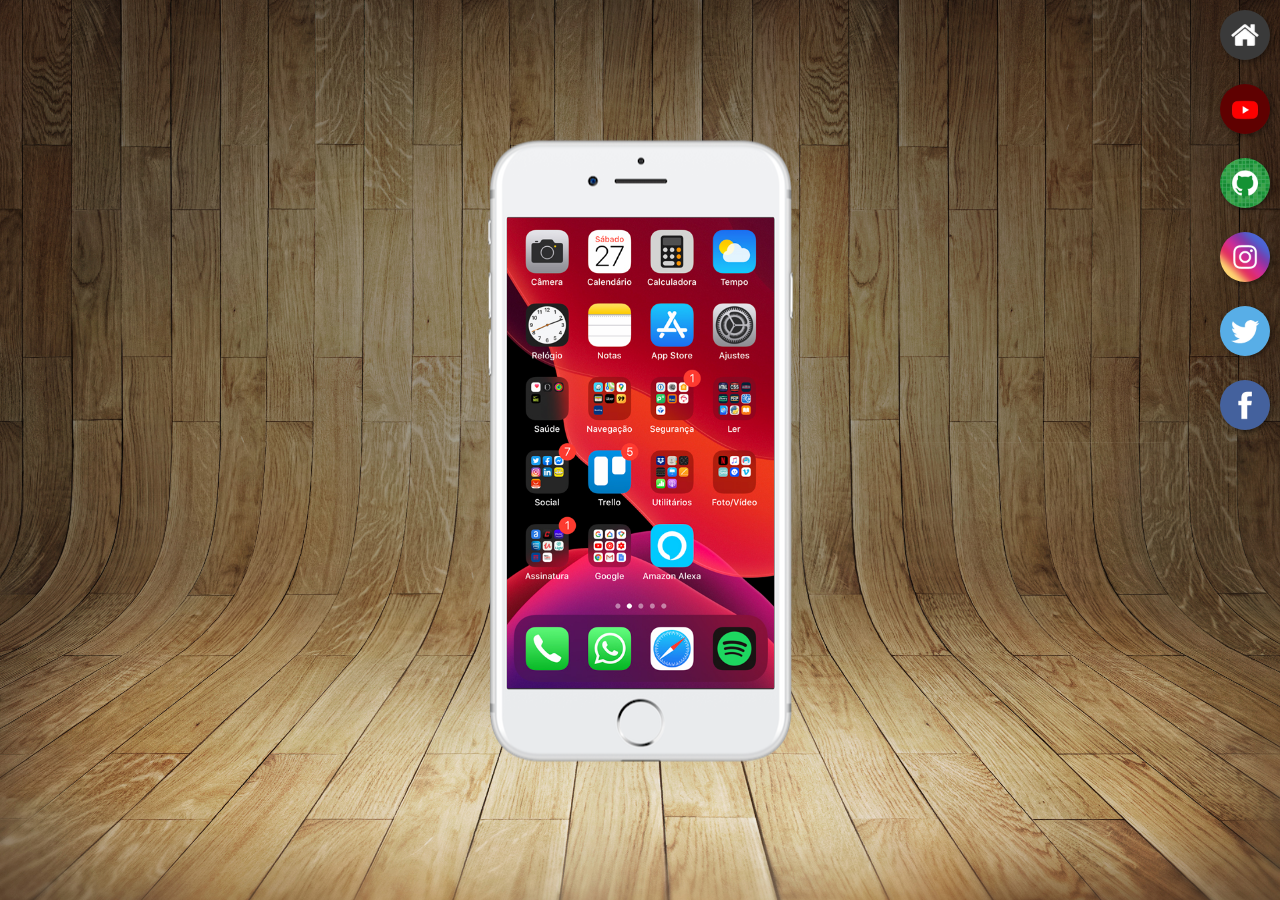
<file: index.html>
<!DOCTYPE html>
<html lang="pt-br">
<head>
    <meta charset="UTF-8">
    <meta name="viewport" content="width=device-width, initial-scale=1.0">
    <title>Projeto Redes Sociais</title>
    <link rel="shortcut icon" href="favicon.ico" type="image/x-icon">
    <link rel="stylesheet" href="estilos/style.css">
</head>
<body>
    <main>
        <section id="telefone">
            <iframe src="home.html" name="tela" id="tela" frameborder="0">
                Seu navegador não é compatível com esse conteúdo
            </iframe>
        </section>
        <section id="redes-sociais">
            <a href="home.html" target="tela"><img src="imagens/logo-home.jpg" alt=""></a><br>
            <a href="youtube.html" target="tela"><img src="imagens/logo-youtube.jpg" alt=""></a><br>
            <a href="github.html" target="tela"><img src="imagens/logo-github.jpg" alt=""></a><br>
            <a href="instagram.html" target="tela"><img src="imagens/logo-instagram.jpg" alt=""></a><br>
            <a href="twitter.html" target="tela"><img src="imagens/logo-twitter.jpg" alt=""></a><br>
            <a href="facebook.html" target="tela"><img src="imagens/logo-facebook.jpg" alt=""></a><br>
            <!-- "tela" pq ao apertar o link o link irá abrir no iframe q se chama "tela"-->
        </section>
    </main>
</body>
</html>
</file>
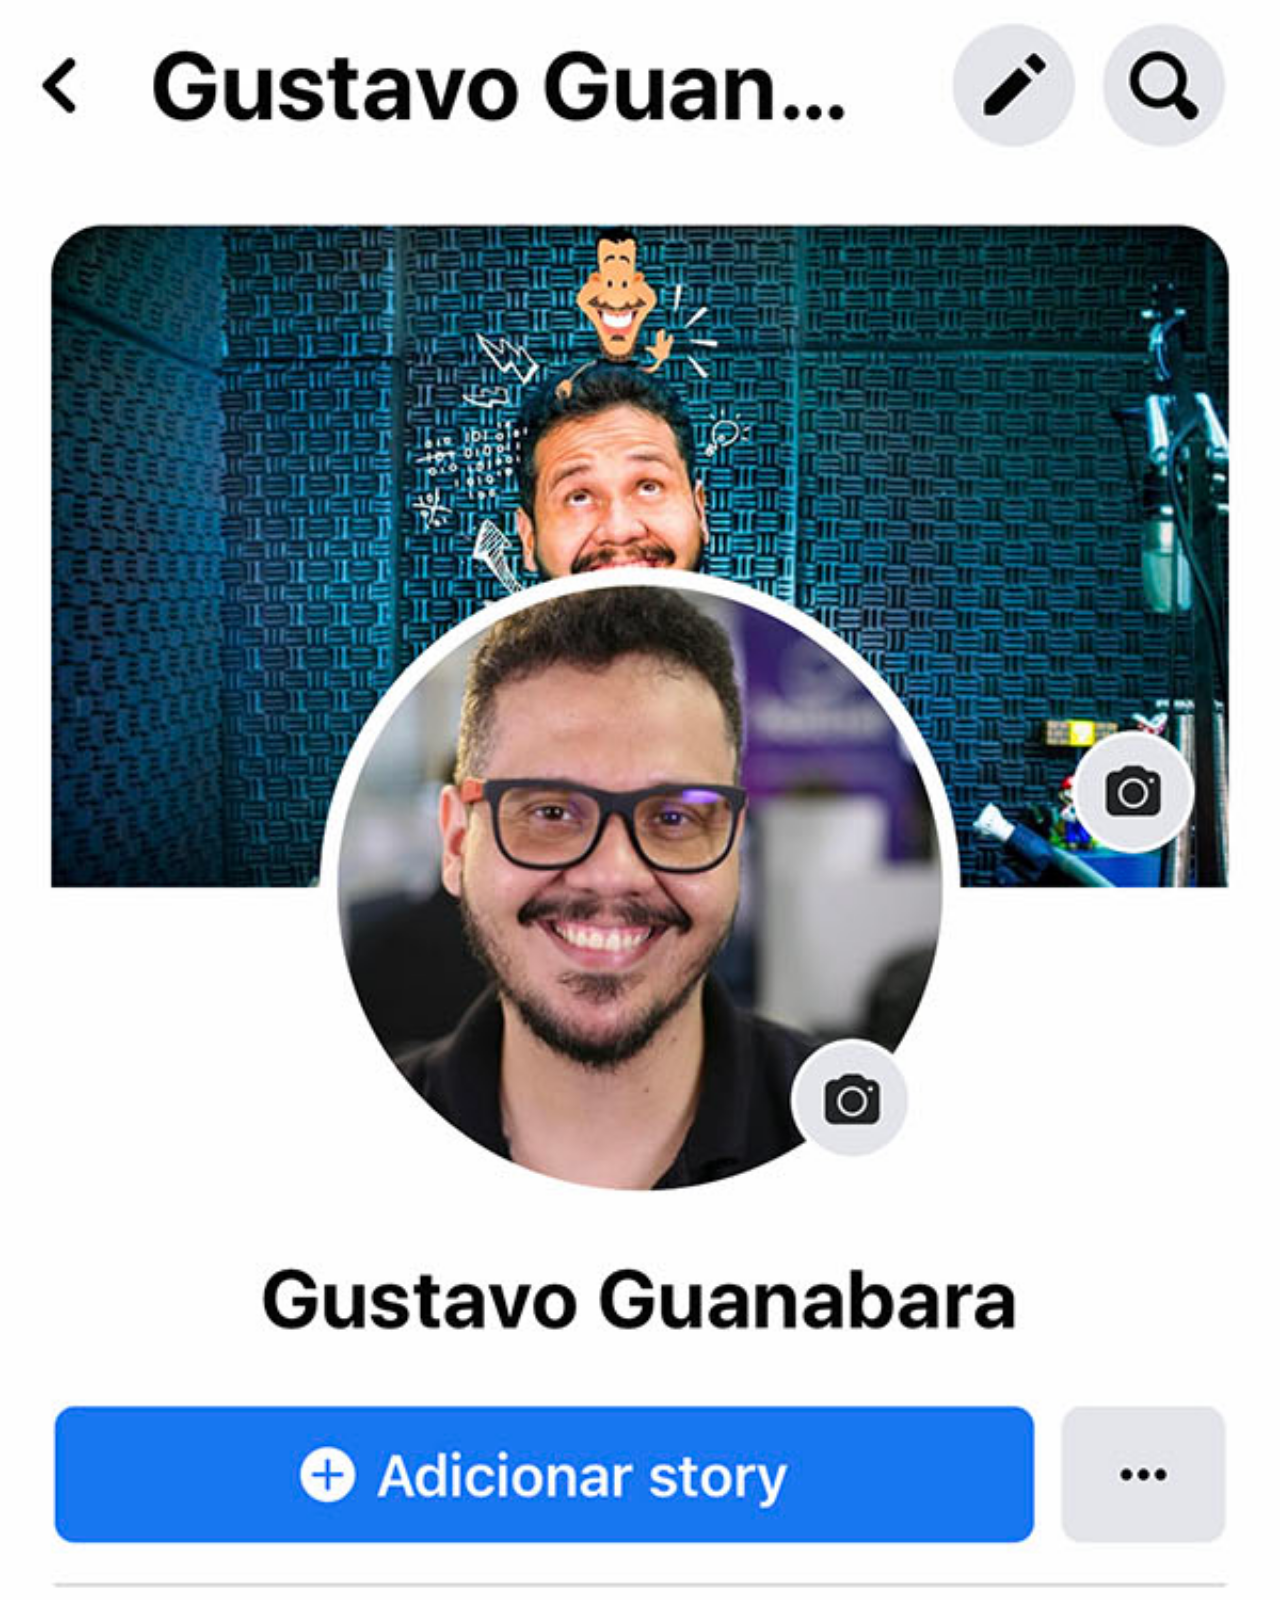
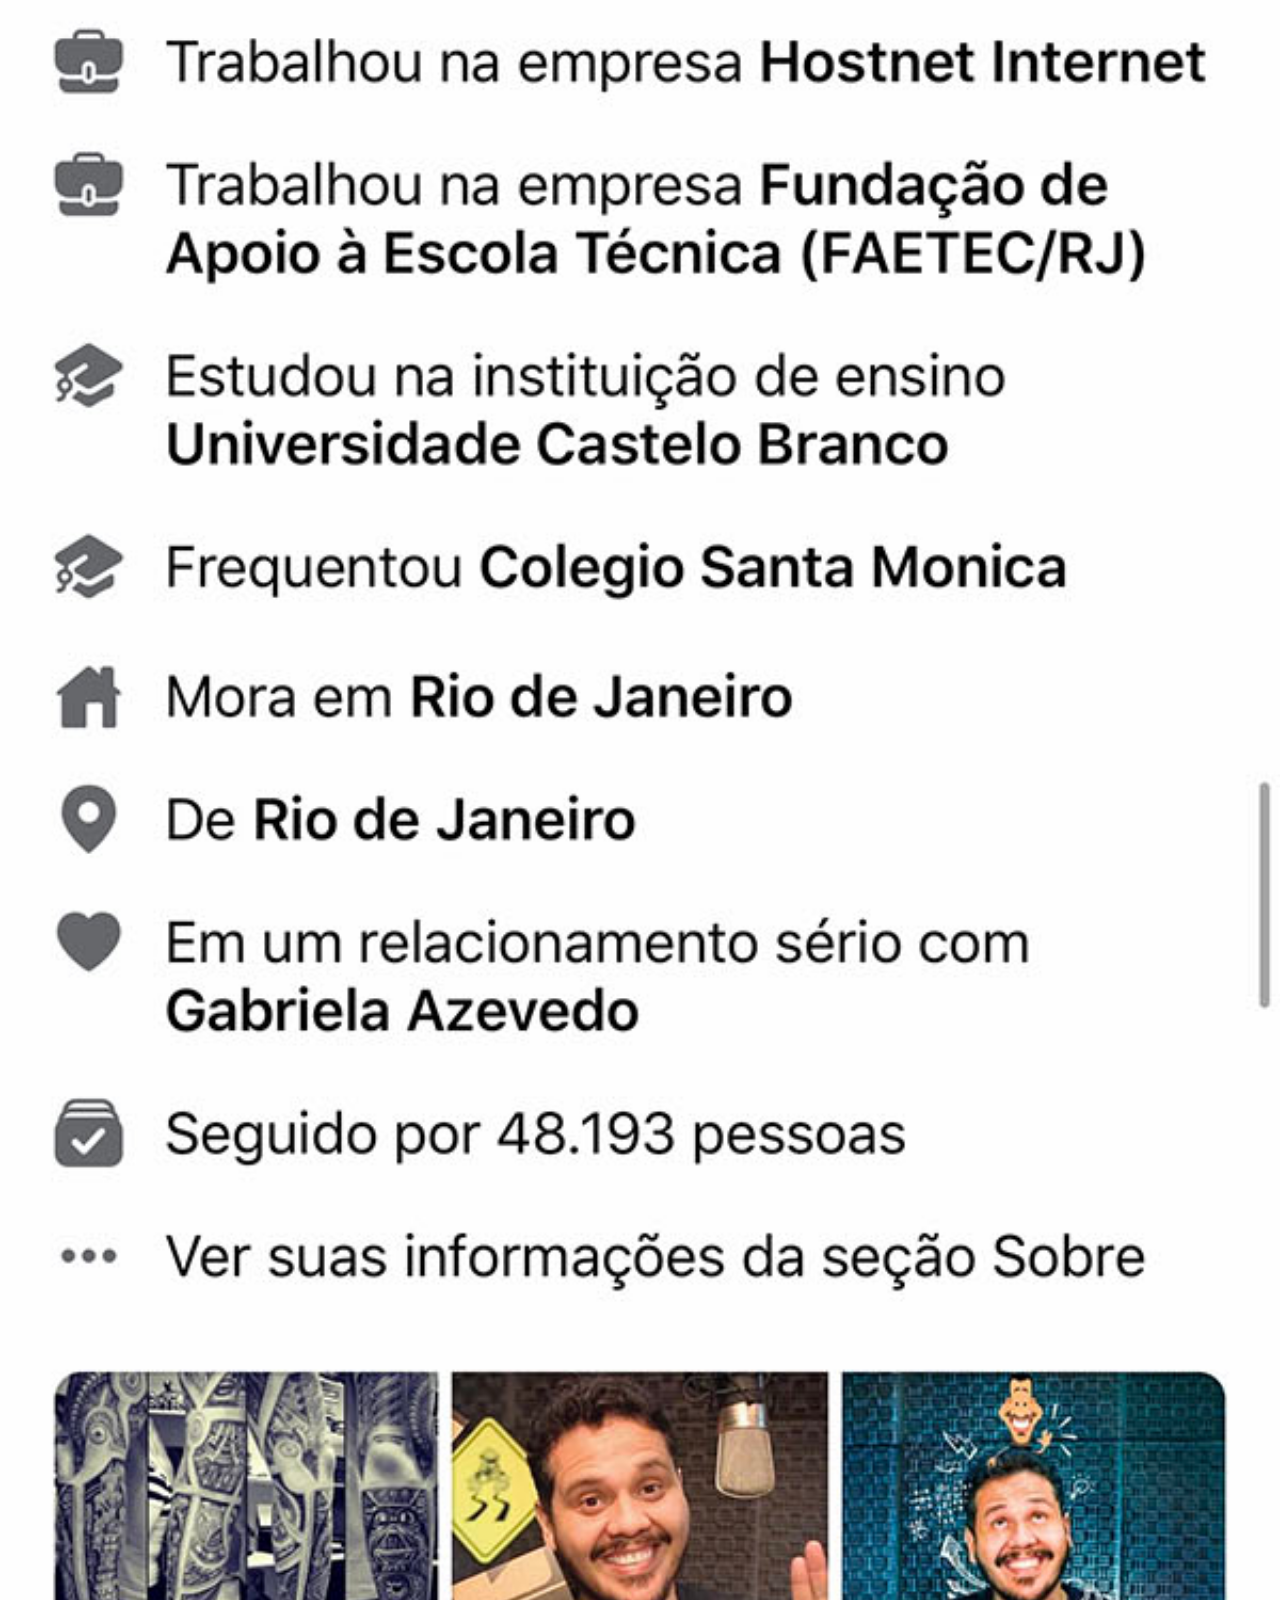
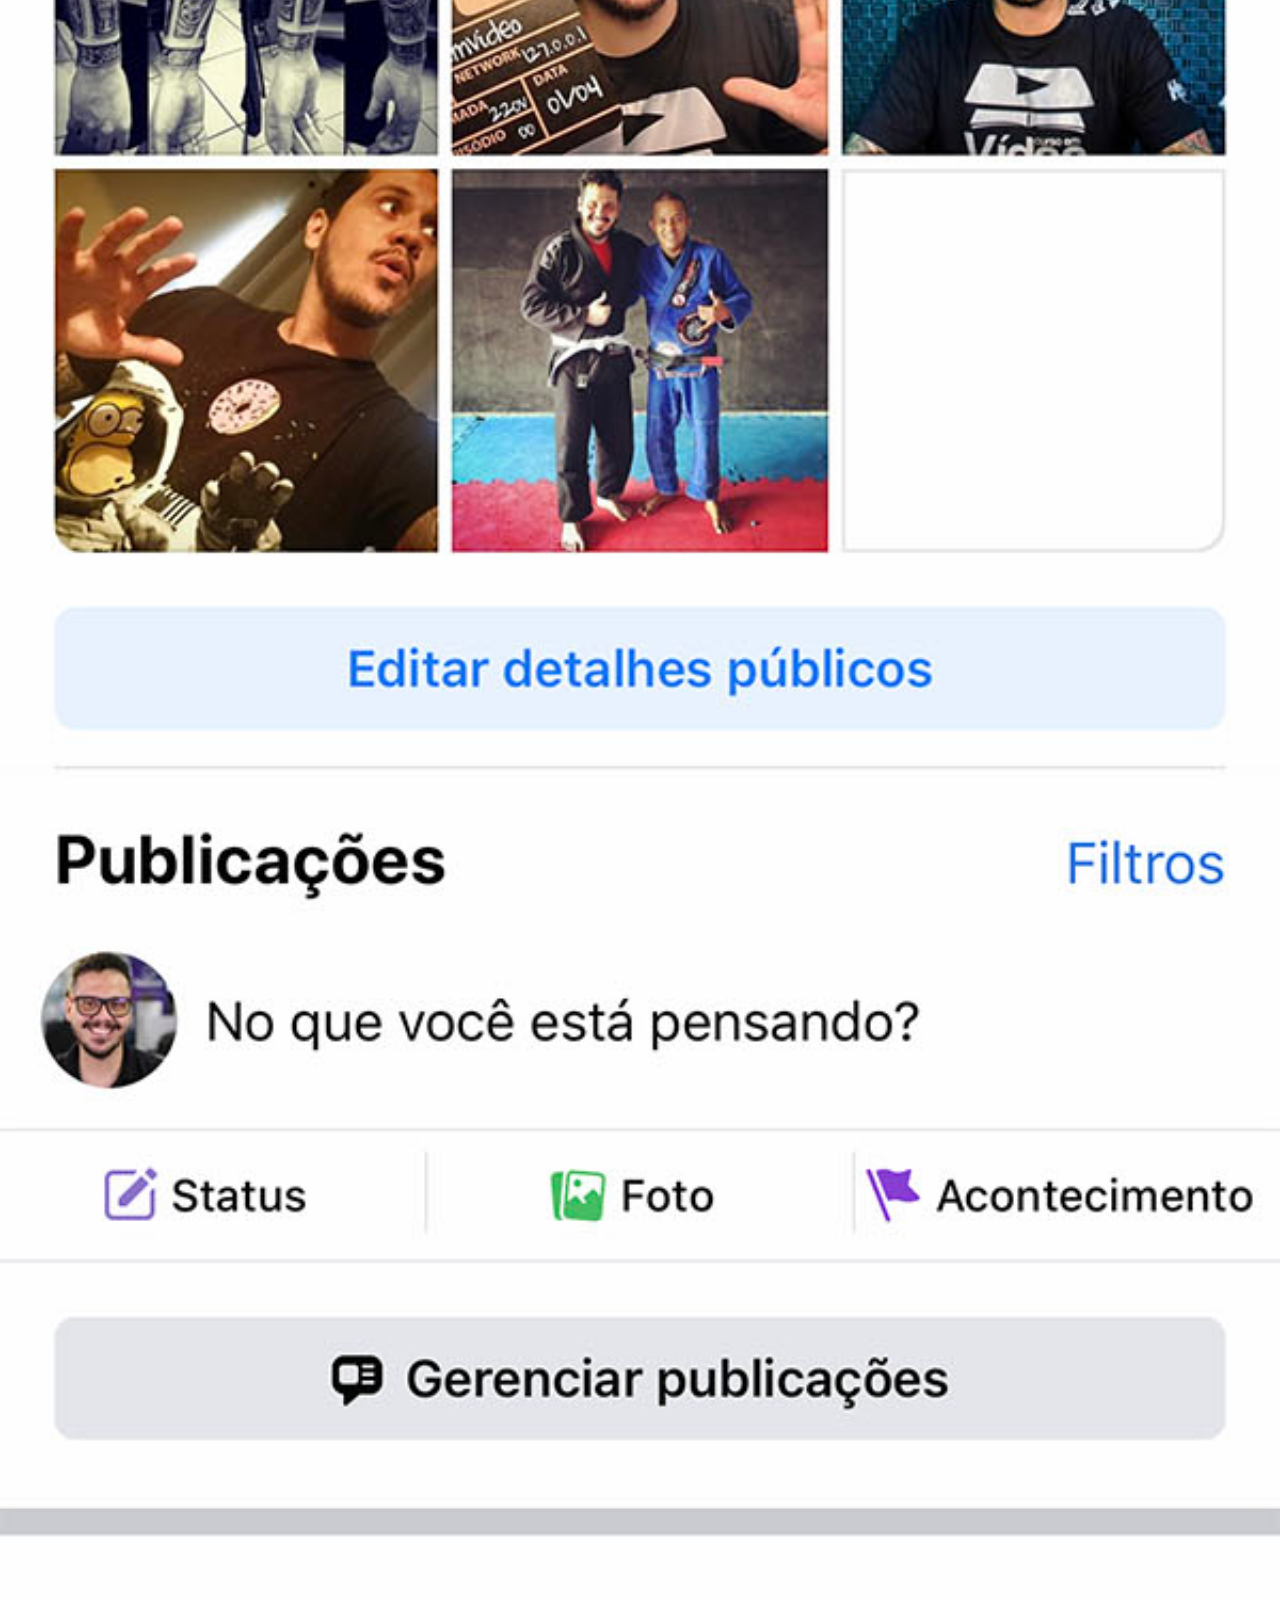
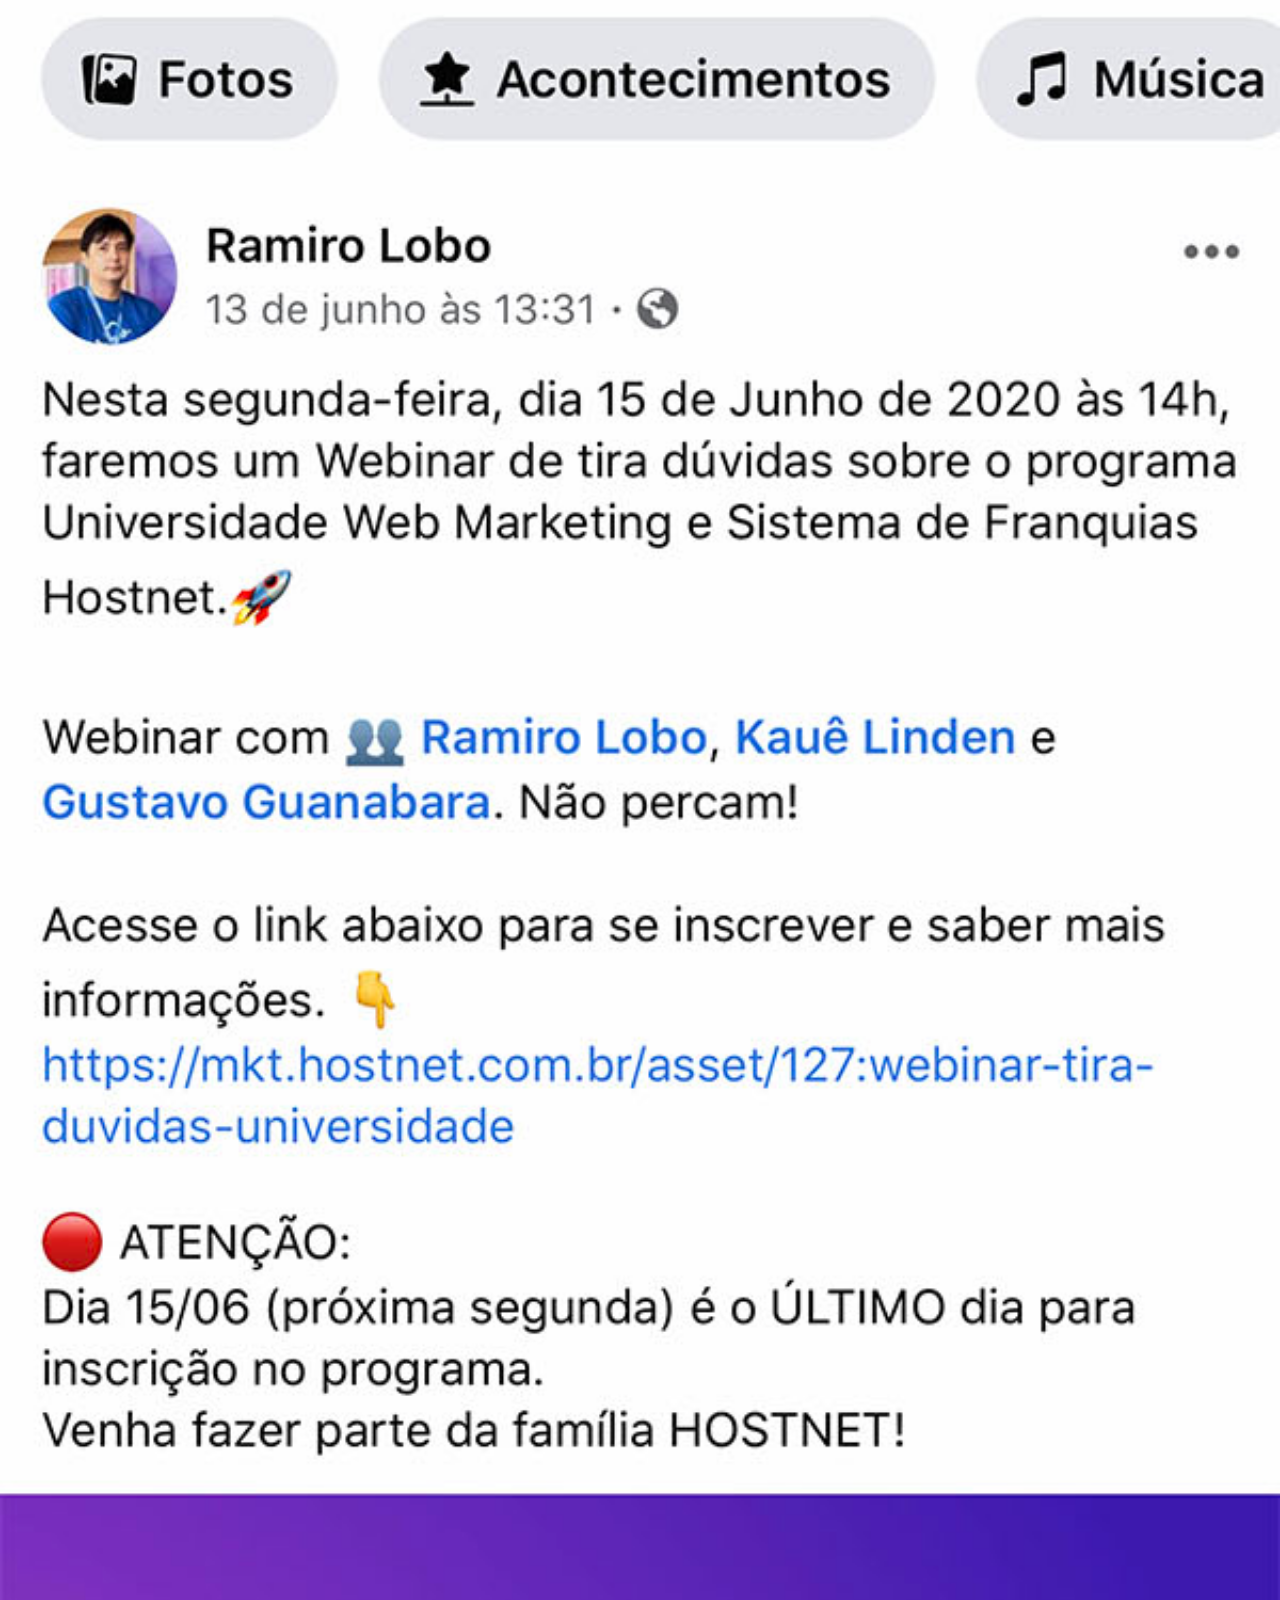
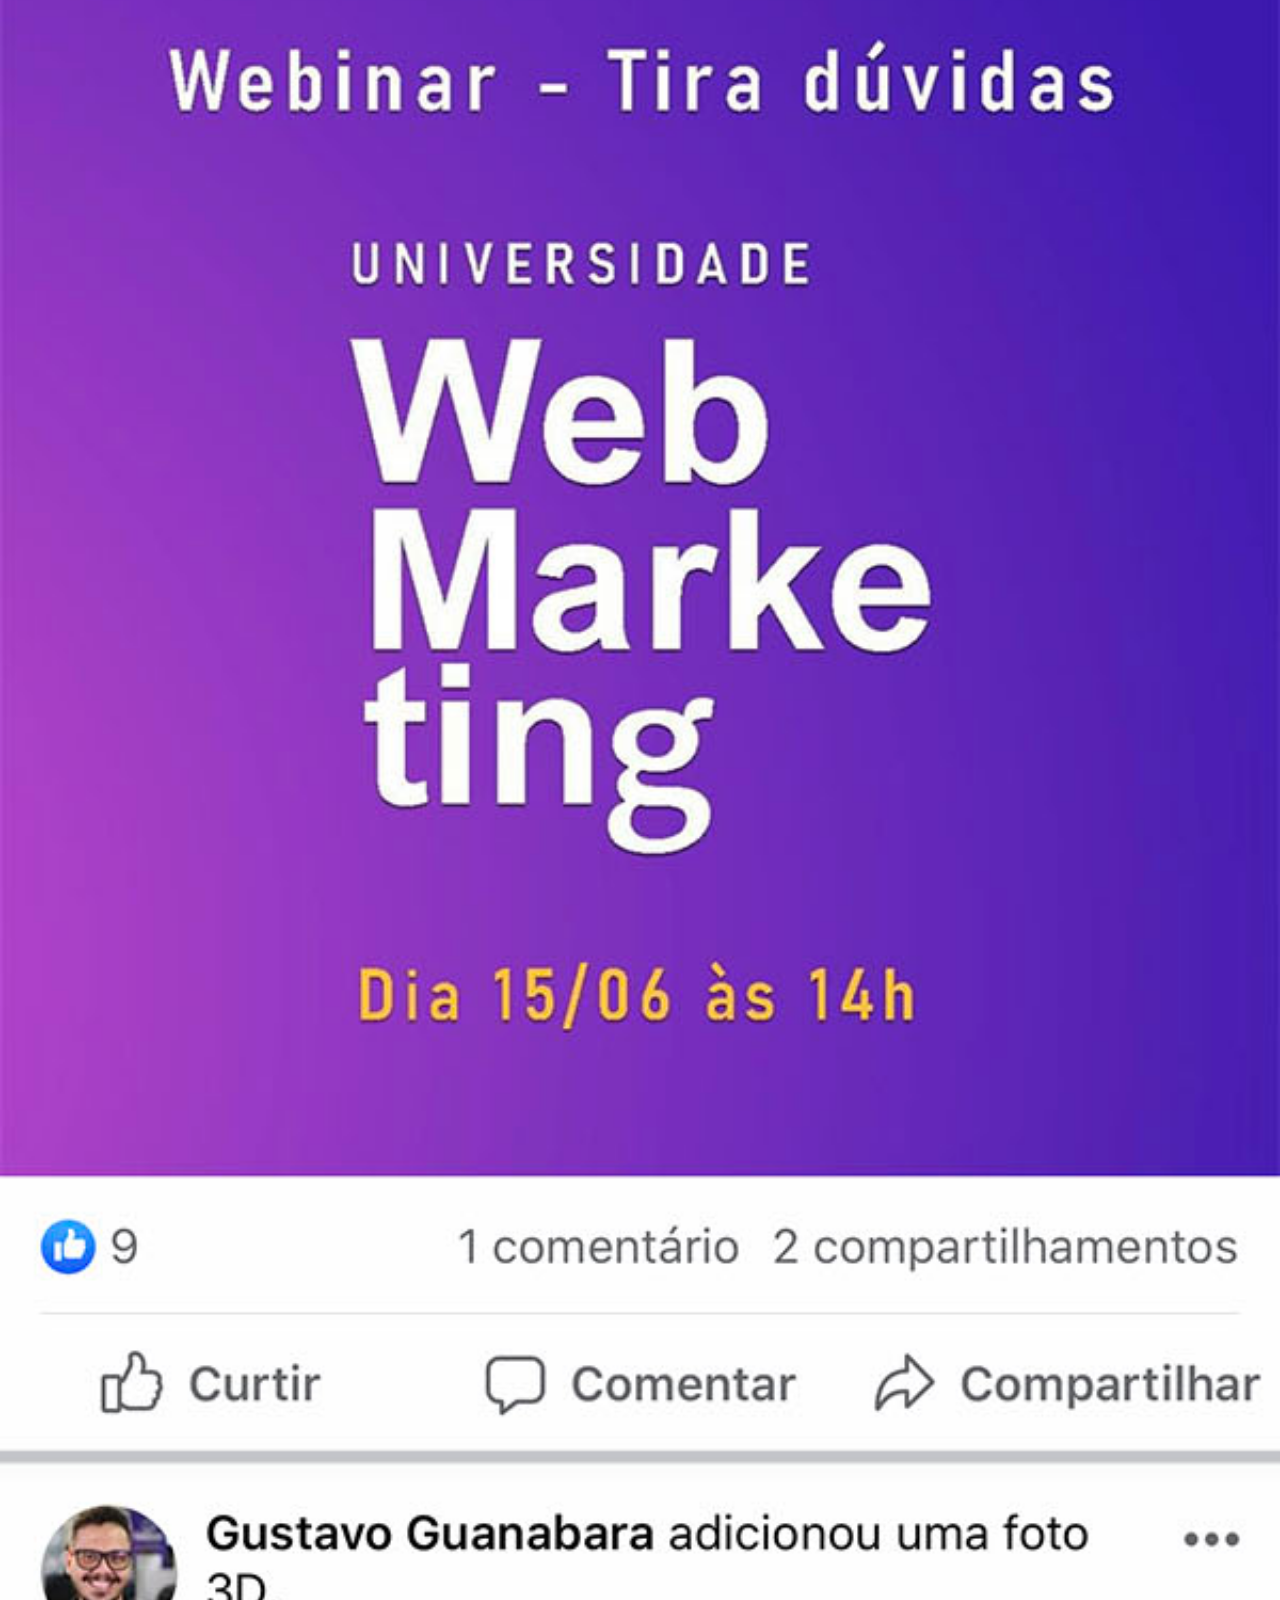
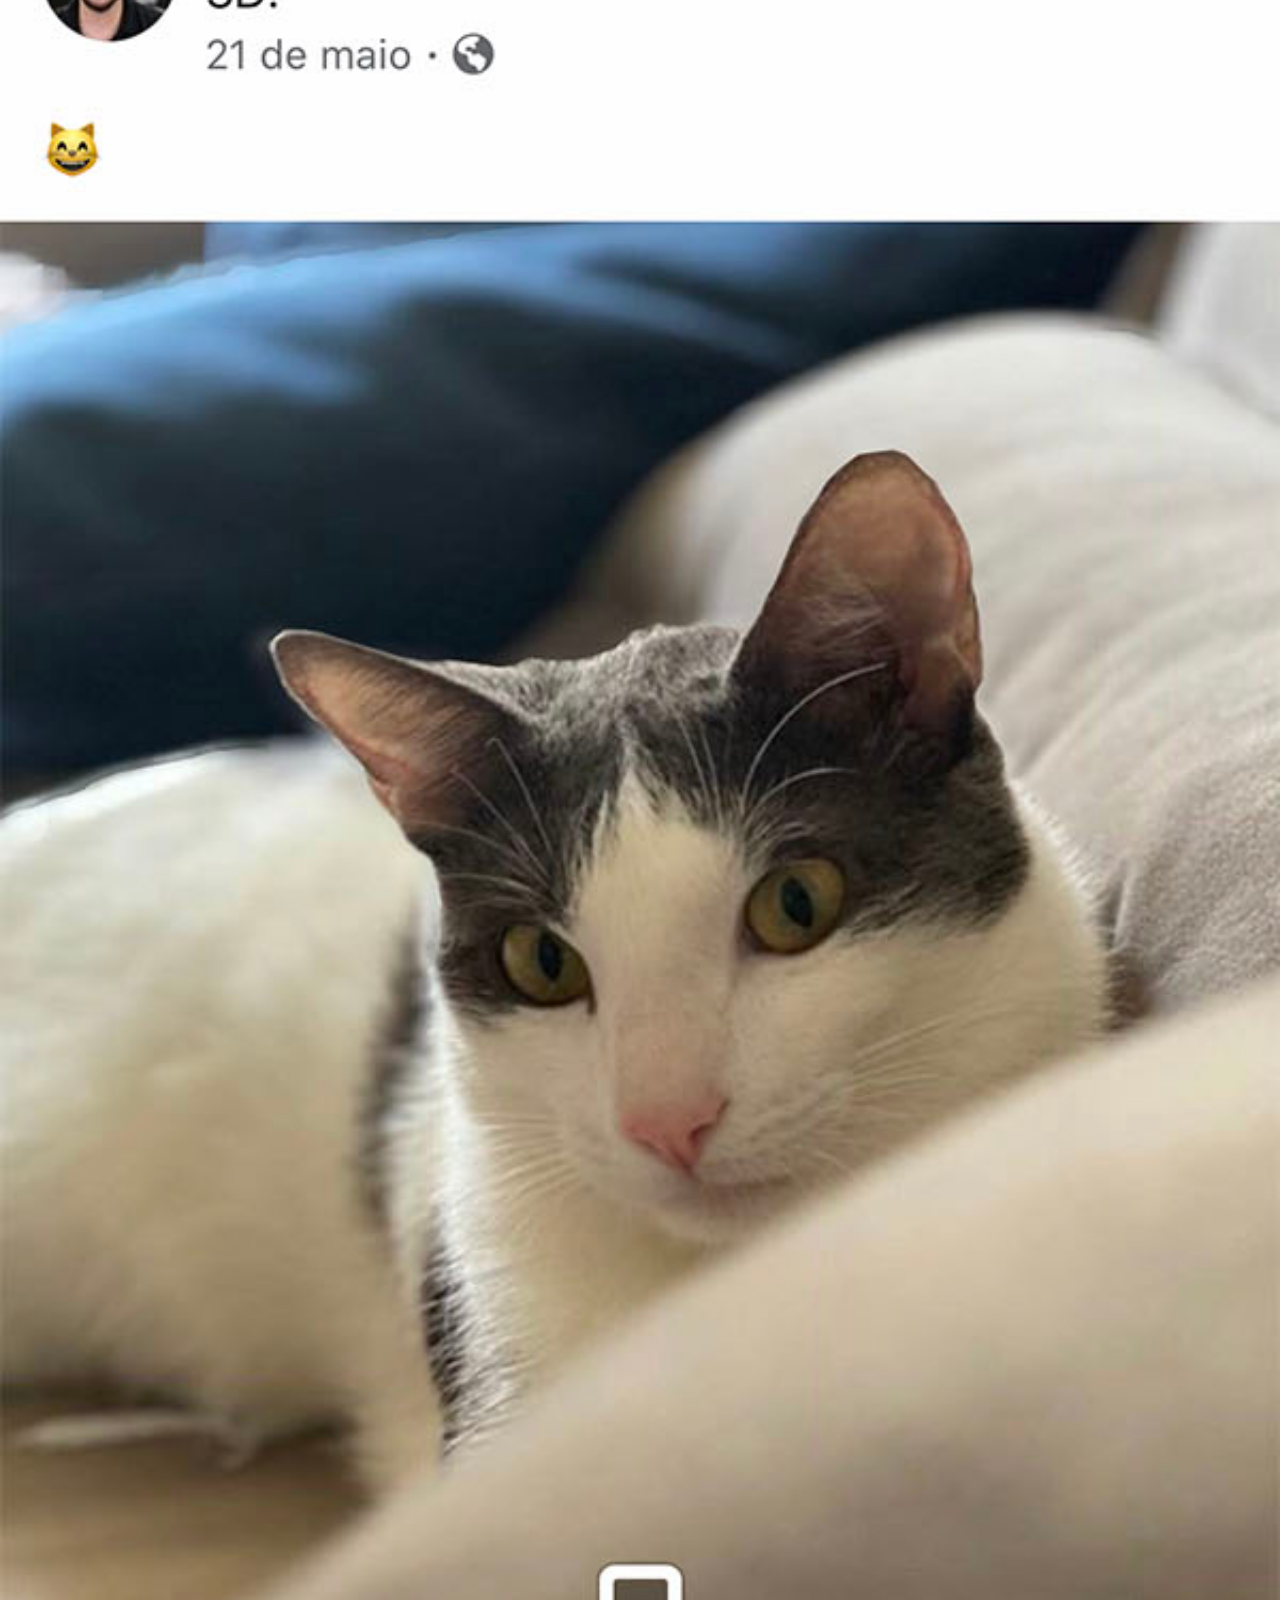
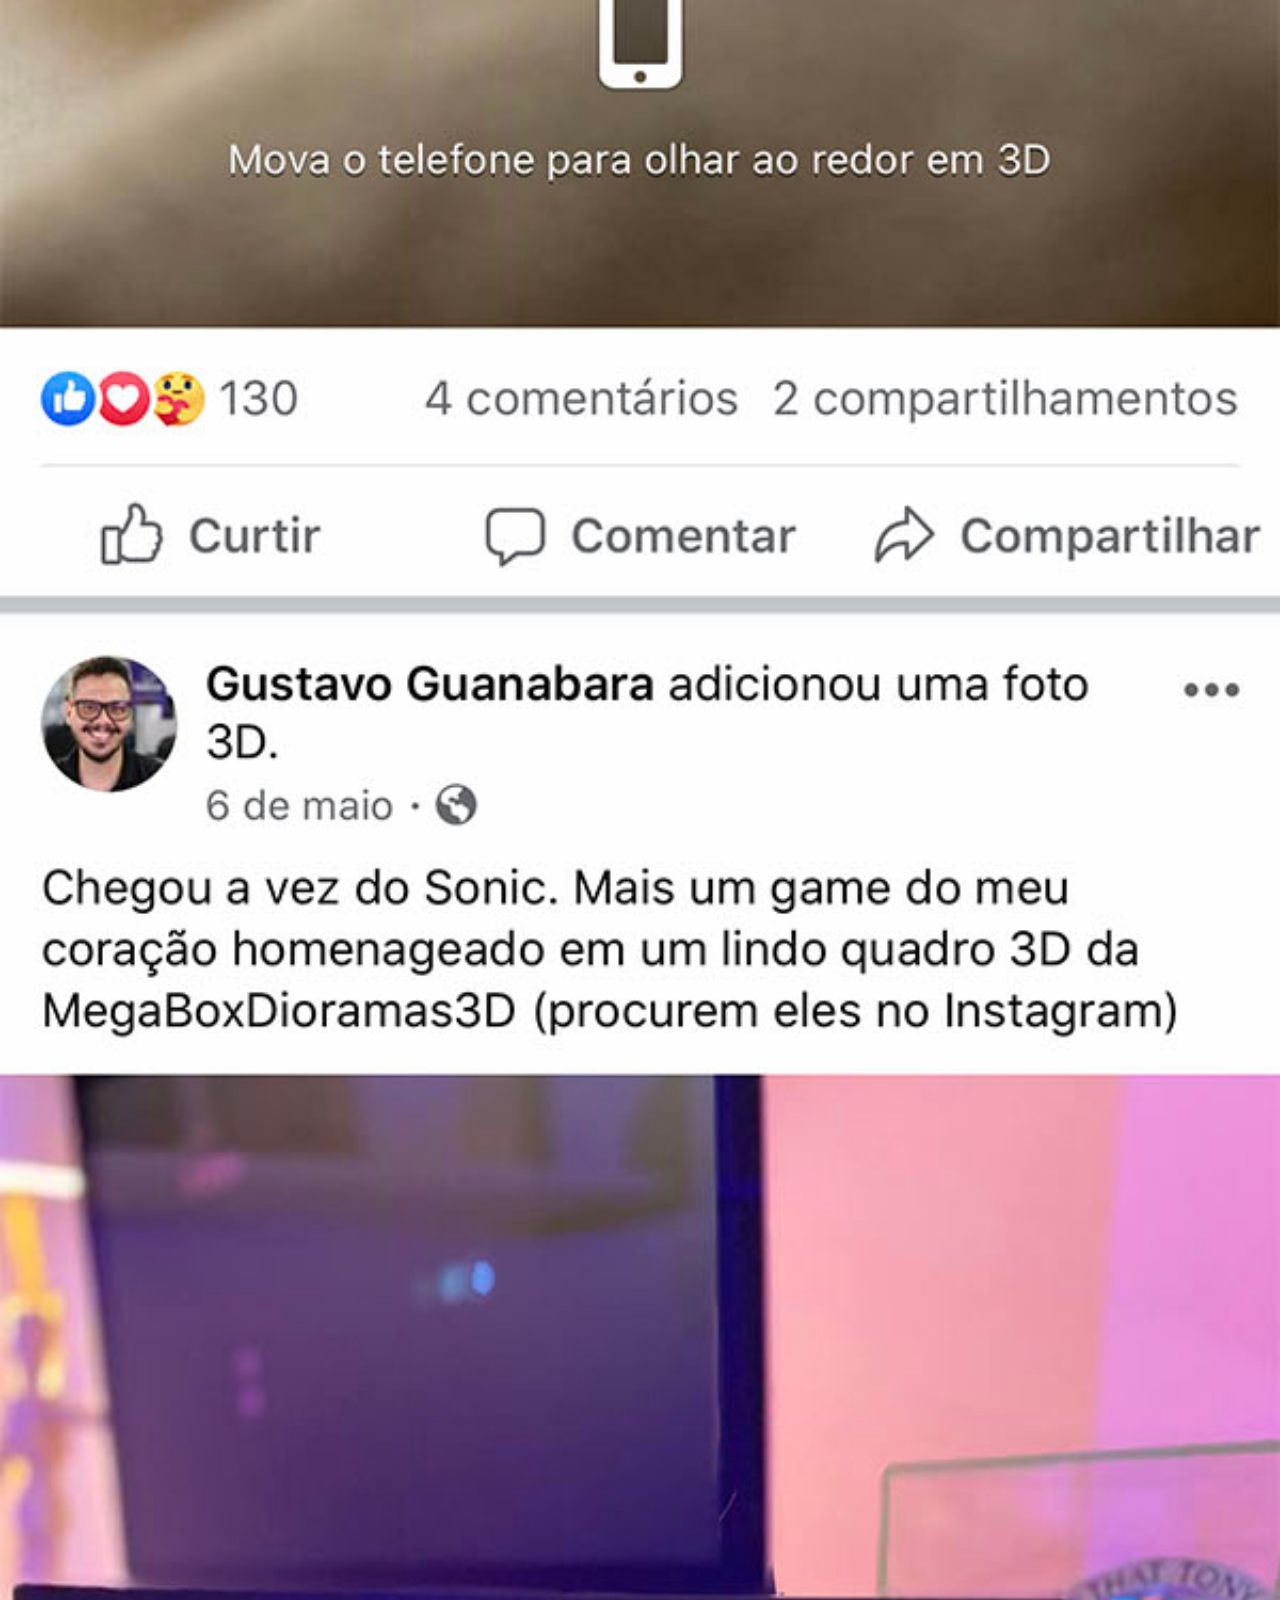
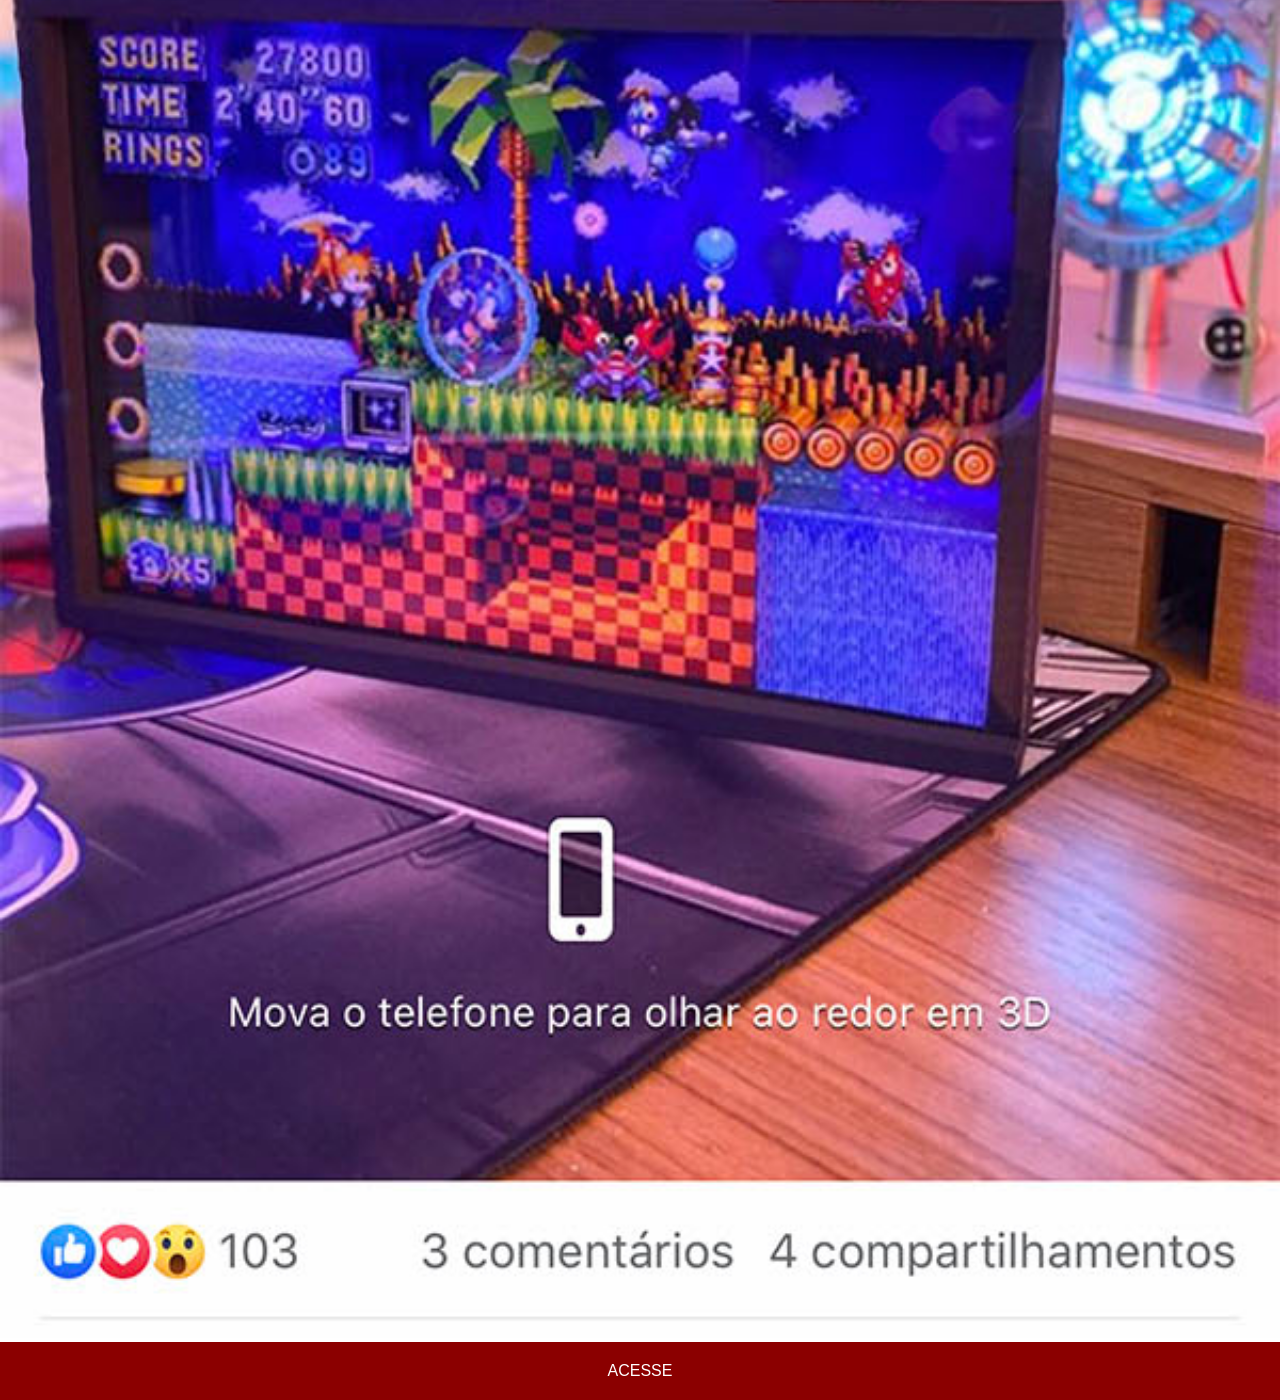
<file: facebook.html>
<!DOCTYPE html>
<html lang="pt-br">
<head>
    <meta charset="UTF-8">
    <meta name="viewport" content="width=device-width, initial-scale=1.0">
    <title>Facebook</title>
    <link rel="stylesheet" href="estilos/social.css">
</head>
<body>
    <img src="imagens/tela-facebook.jpg" alt="Facebook">
    <a href="https://www.facebook.com/gustavoguanabara/" target="_blank">ACESSE</a>
</body>
</html>
</file>
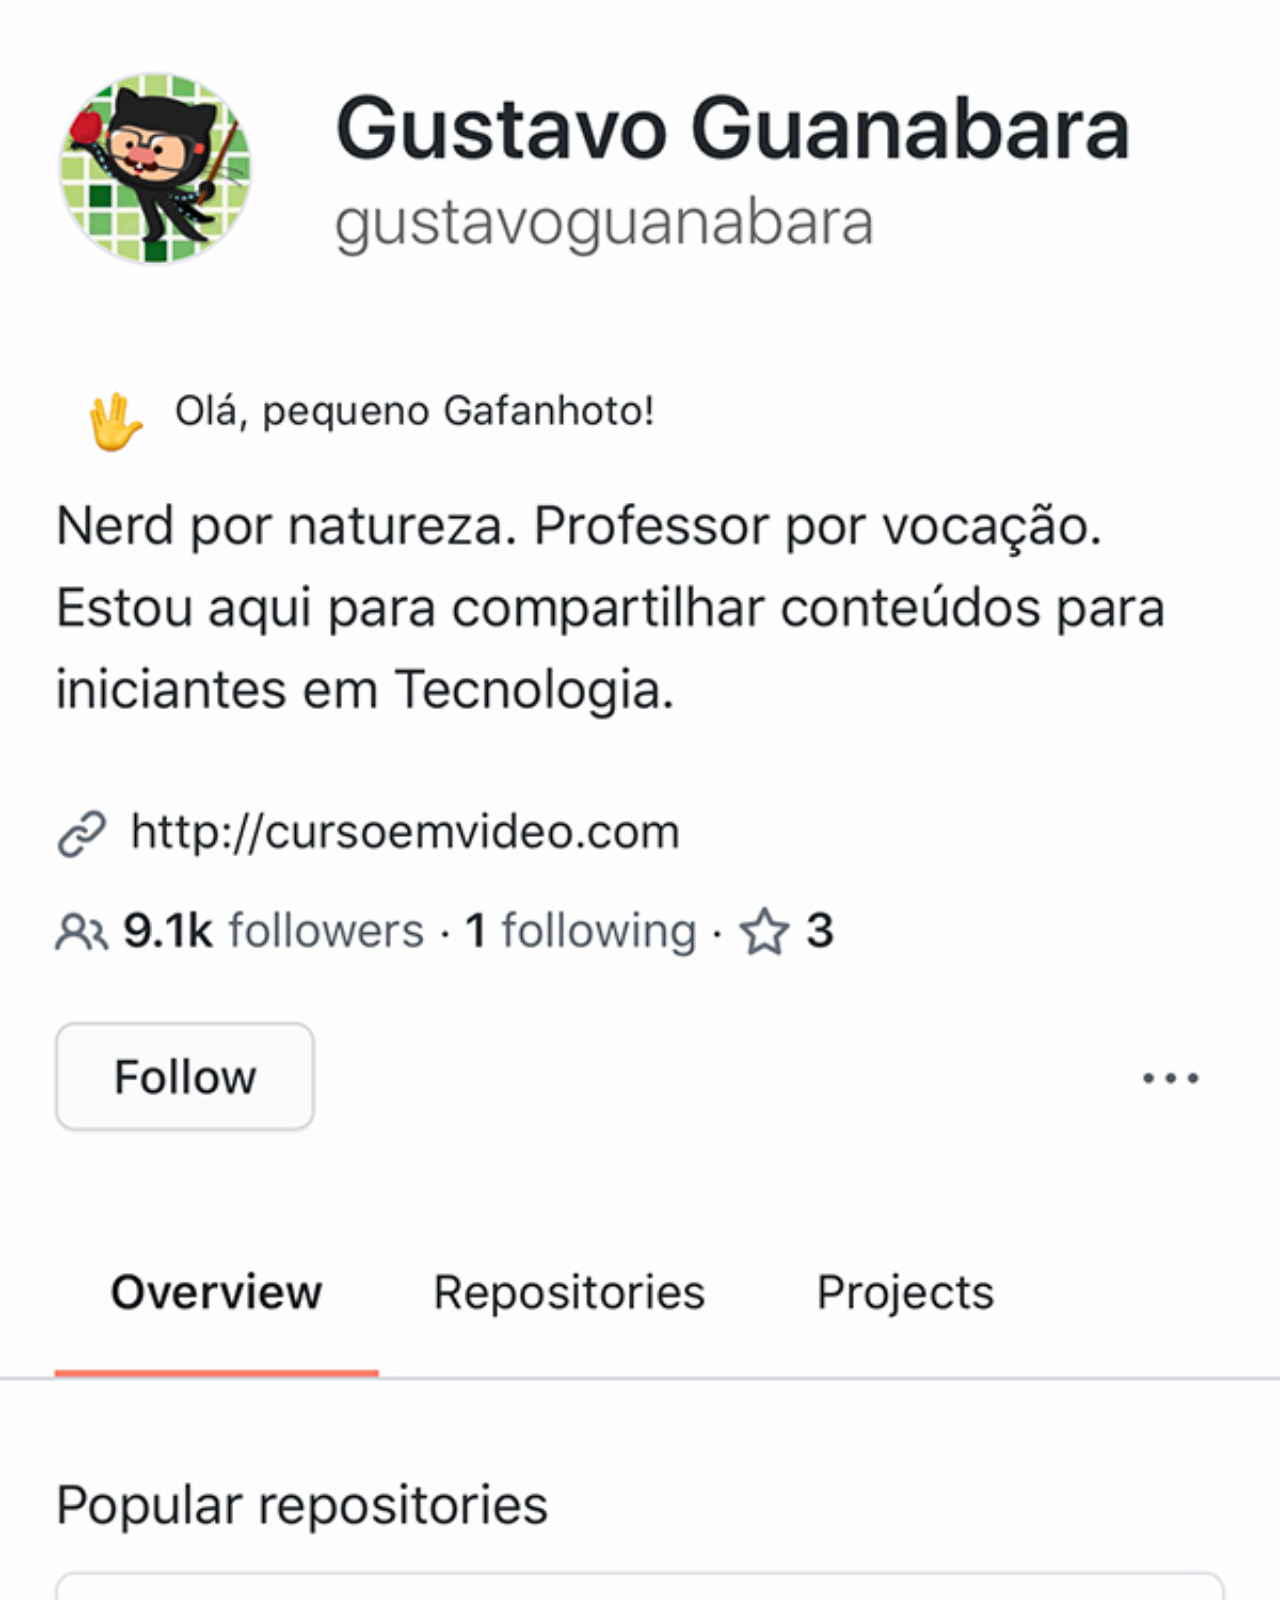
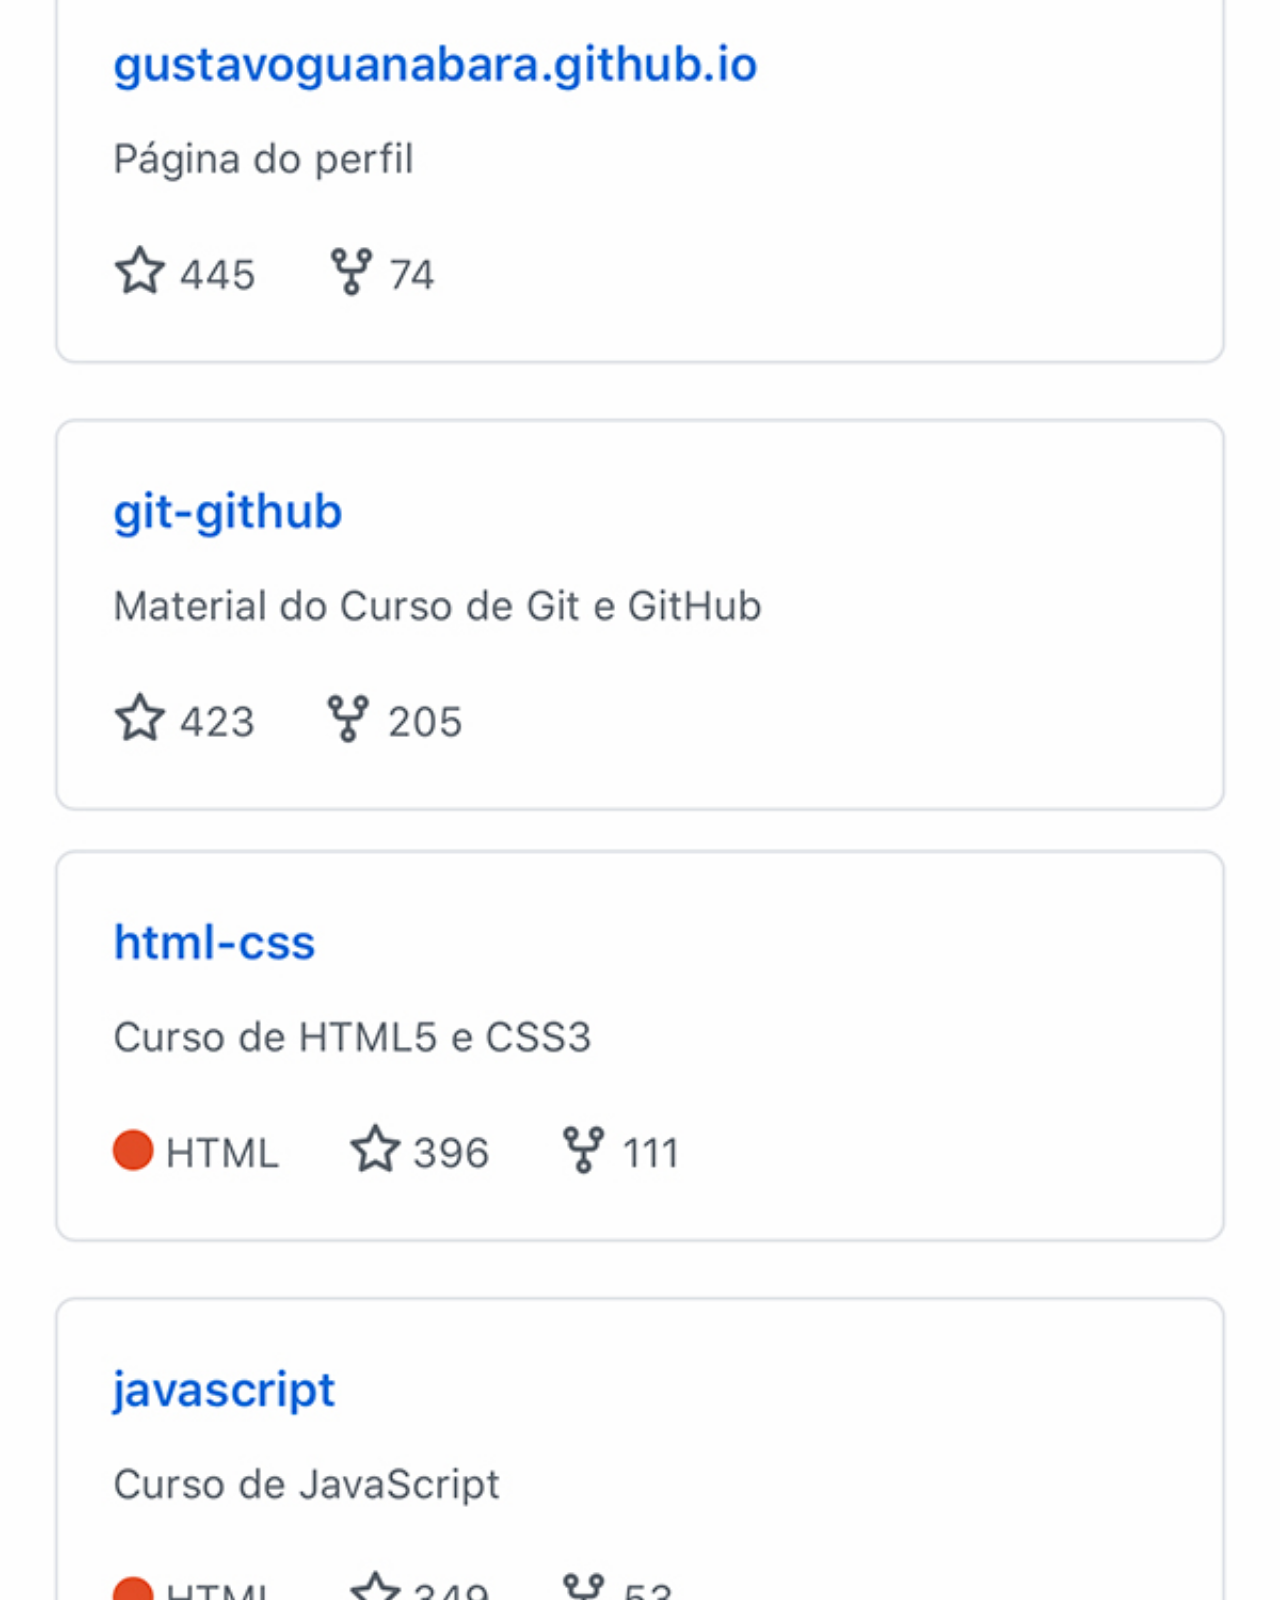
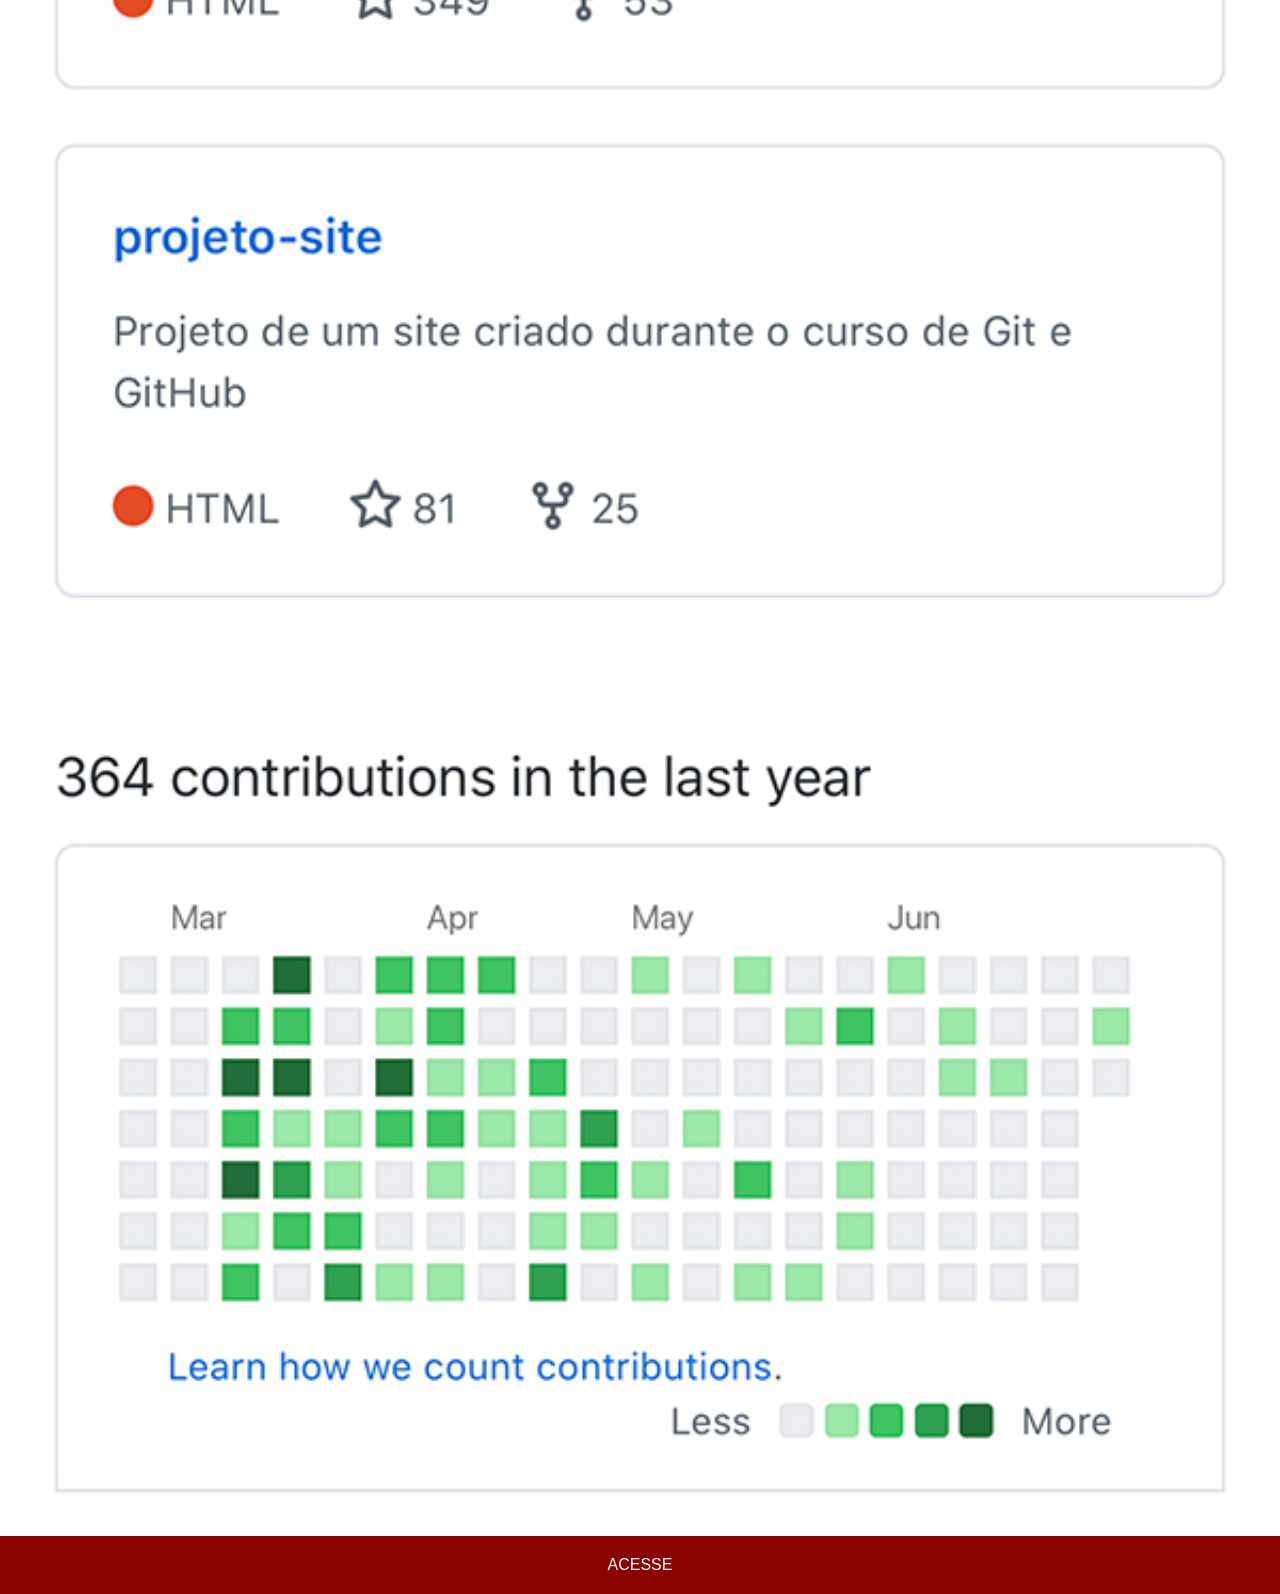
<file: github.html>
<!DOCTYPE html>
<html lang="pt-br">
<head>
    <meta charset="UTF-8">
    <meta name="viewport" content="width=device-width, initial-scale=1.0">
    <title>GitHub</title>
    <link rel="stylesheet" href="estilos/social.css">
</head>
<body>
    <img src="imagens/tela-github.jpg" alt="GitHub">
    <a href="https://github.com/gustavoguanabara/" target="_blank">ACESSE</a>
</body>
</html>
</file>
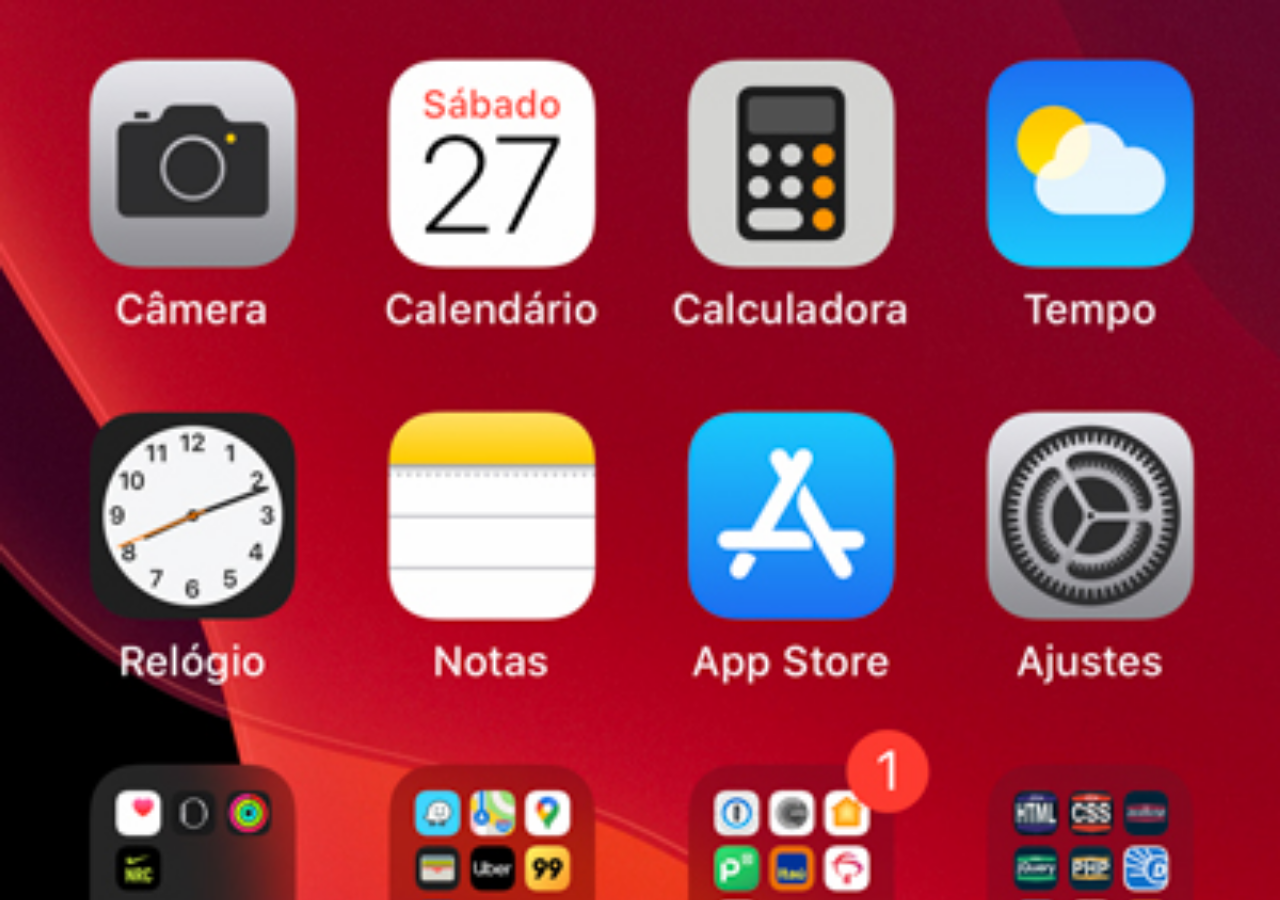
<file: home.html>
<!DOCTYPE html>
<html lang="pt-br">
<head>
    <meta charset="UTF-8">
    <meta name="viewport" content="width=device-width, initial-scale=1.0">
    <title>Home</title>
</head>
<style>
    * {
        margin: 0px;
        padding: 0px;

    }

    body {
        width: 100vw;
        height: 100vh;
        background: black url(imagens/tela-home.jpg) no-repeat top center;
        background-size: cover;
        box-shadow: 2px 2px 5px rgba(0, 0, 0, 0.400);
    }
</style>
<body>
    
</body>
</html>
</file>
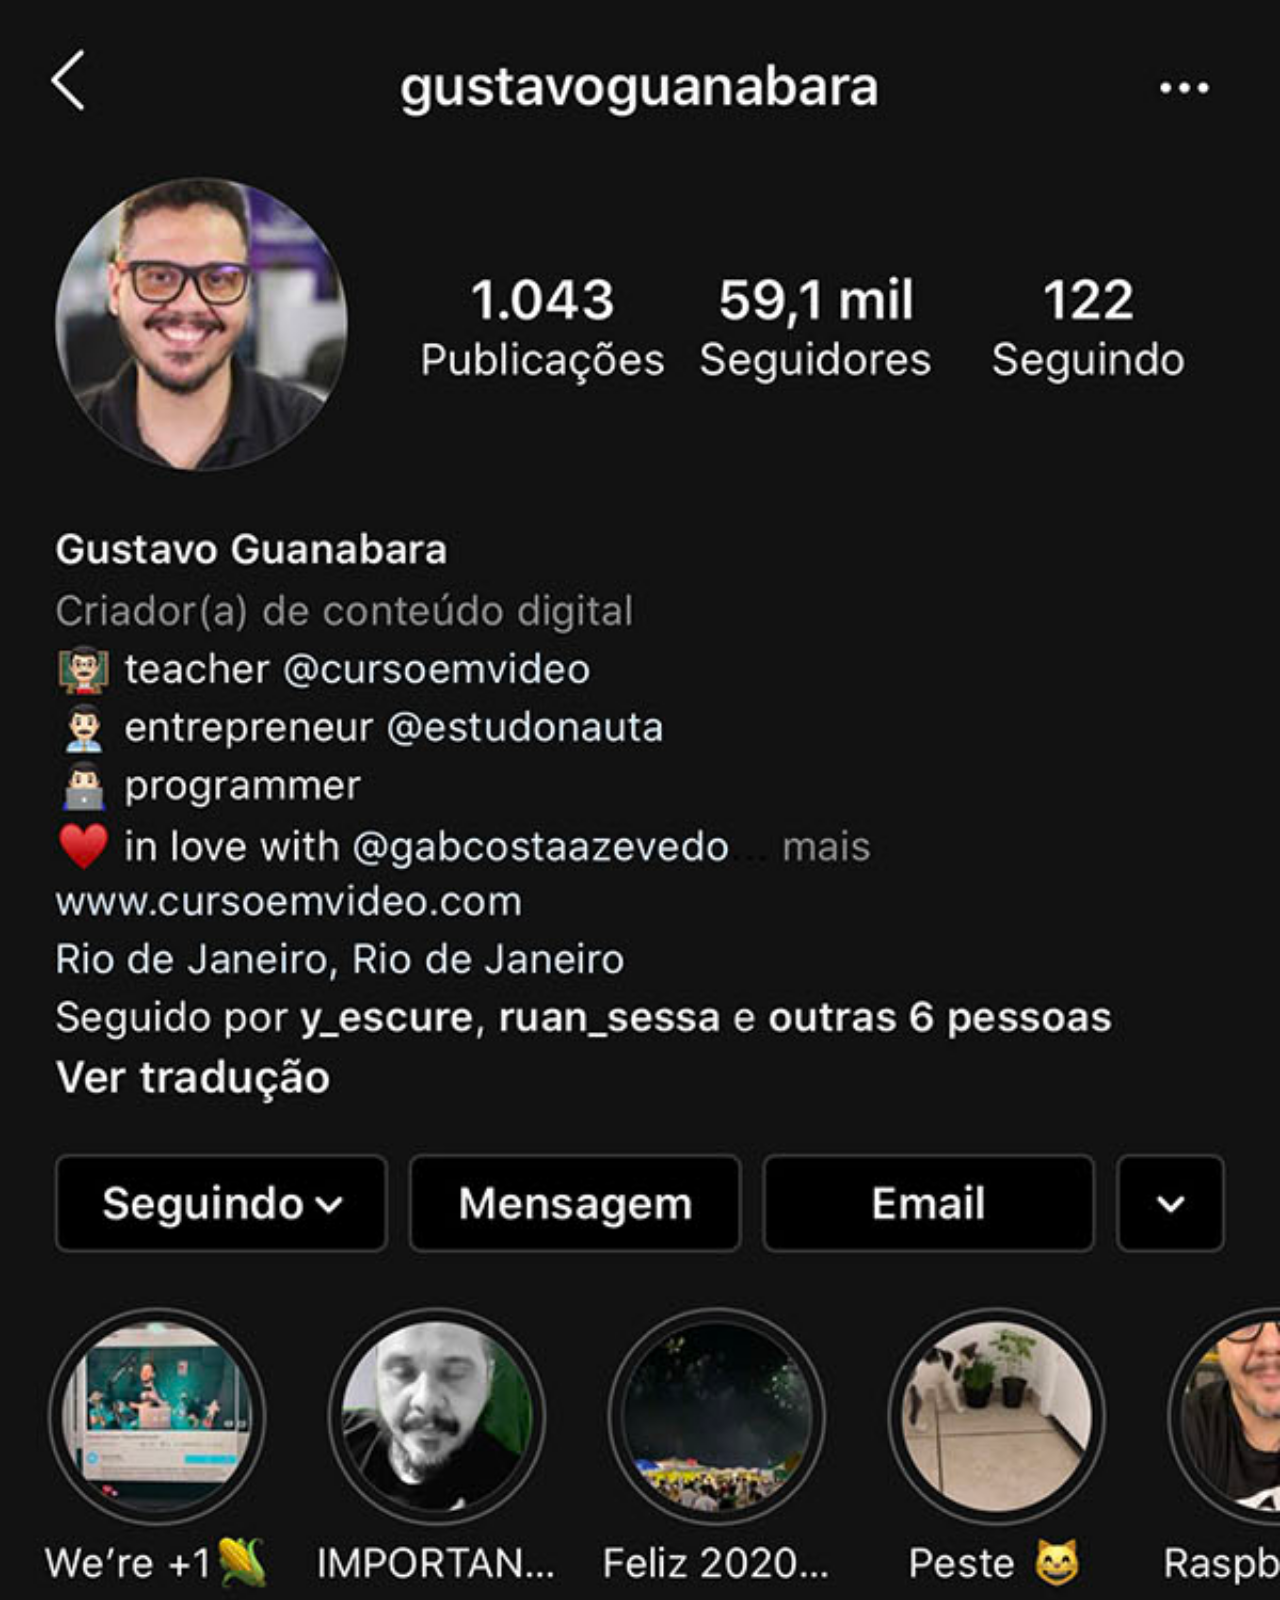
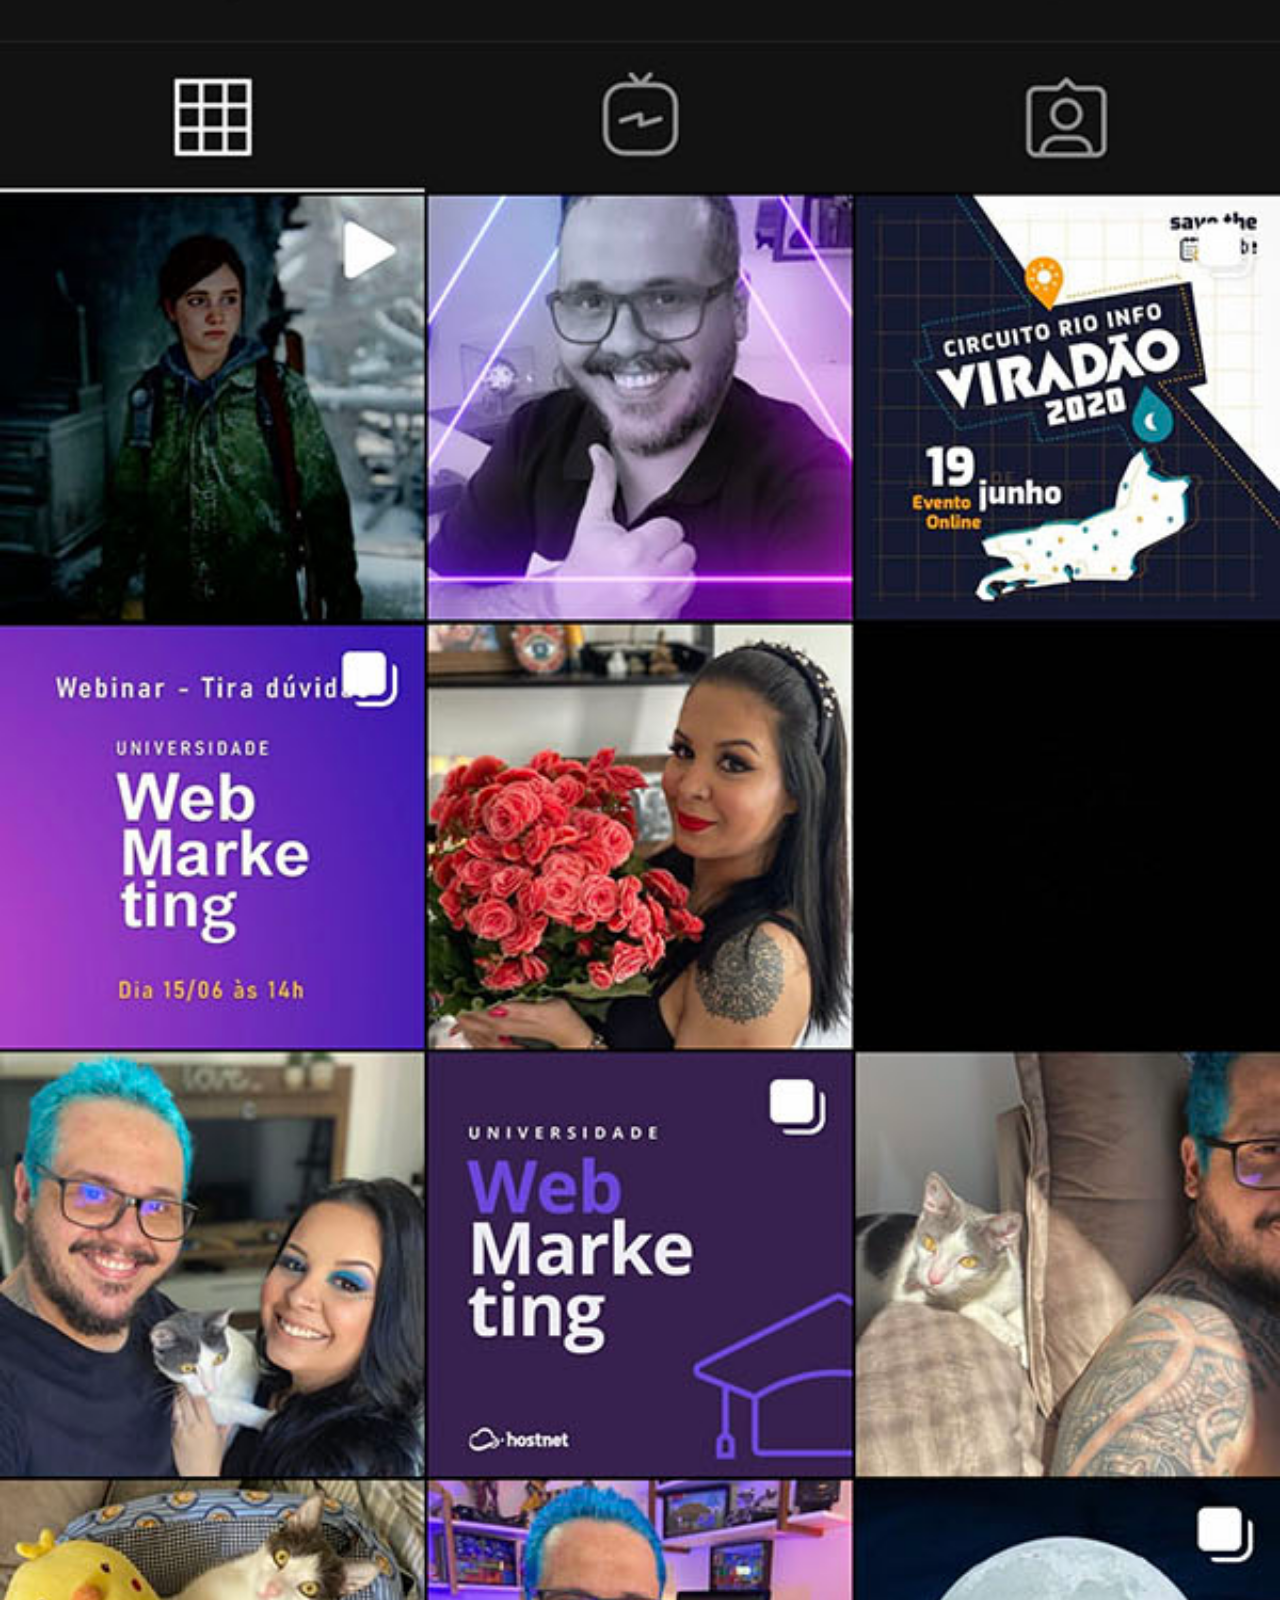
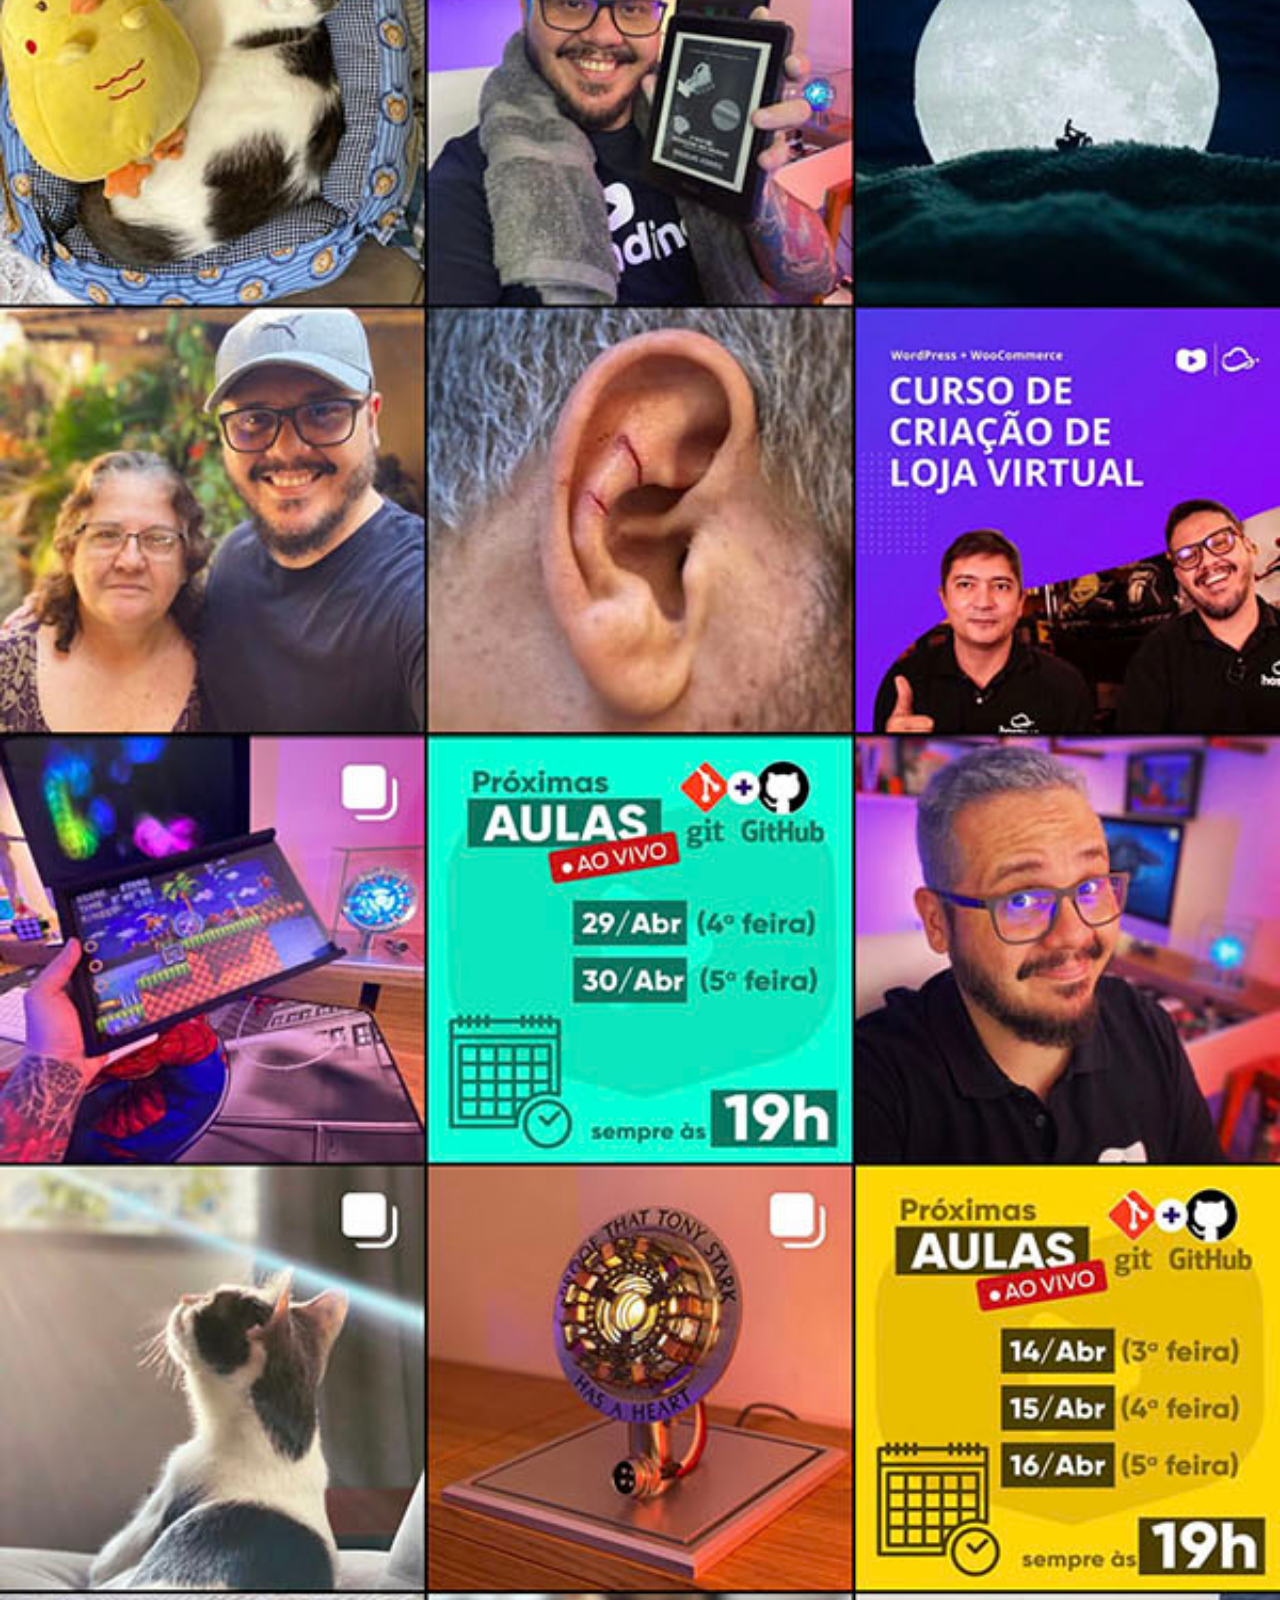
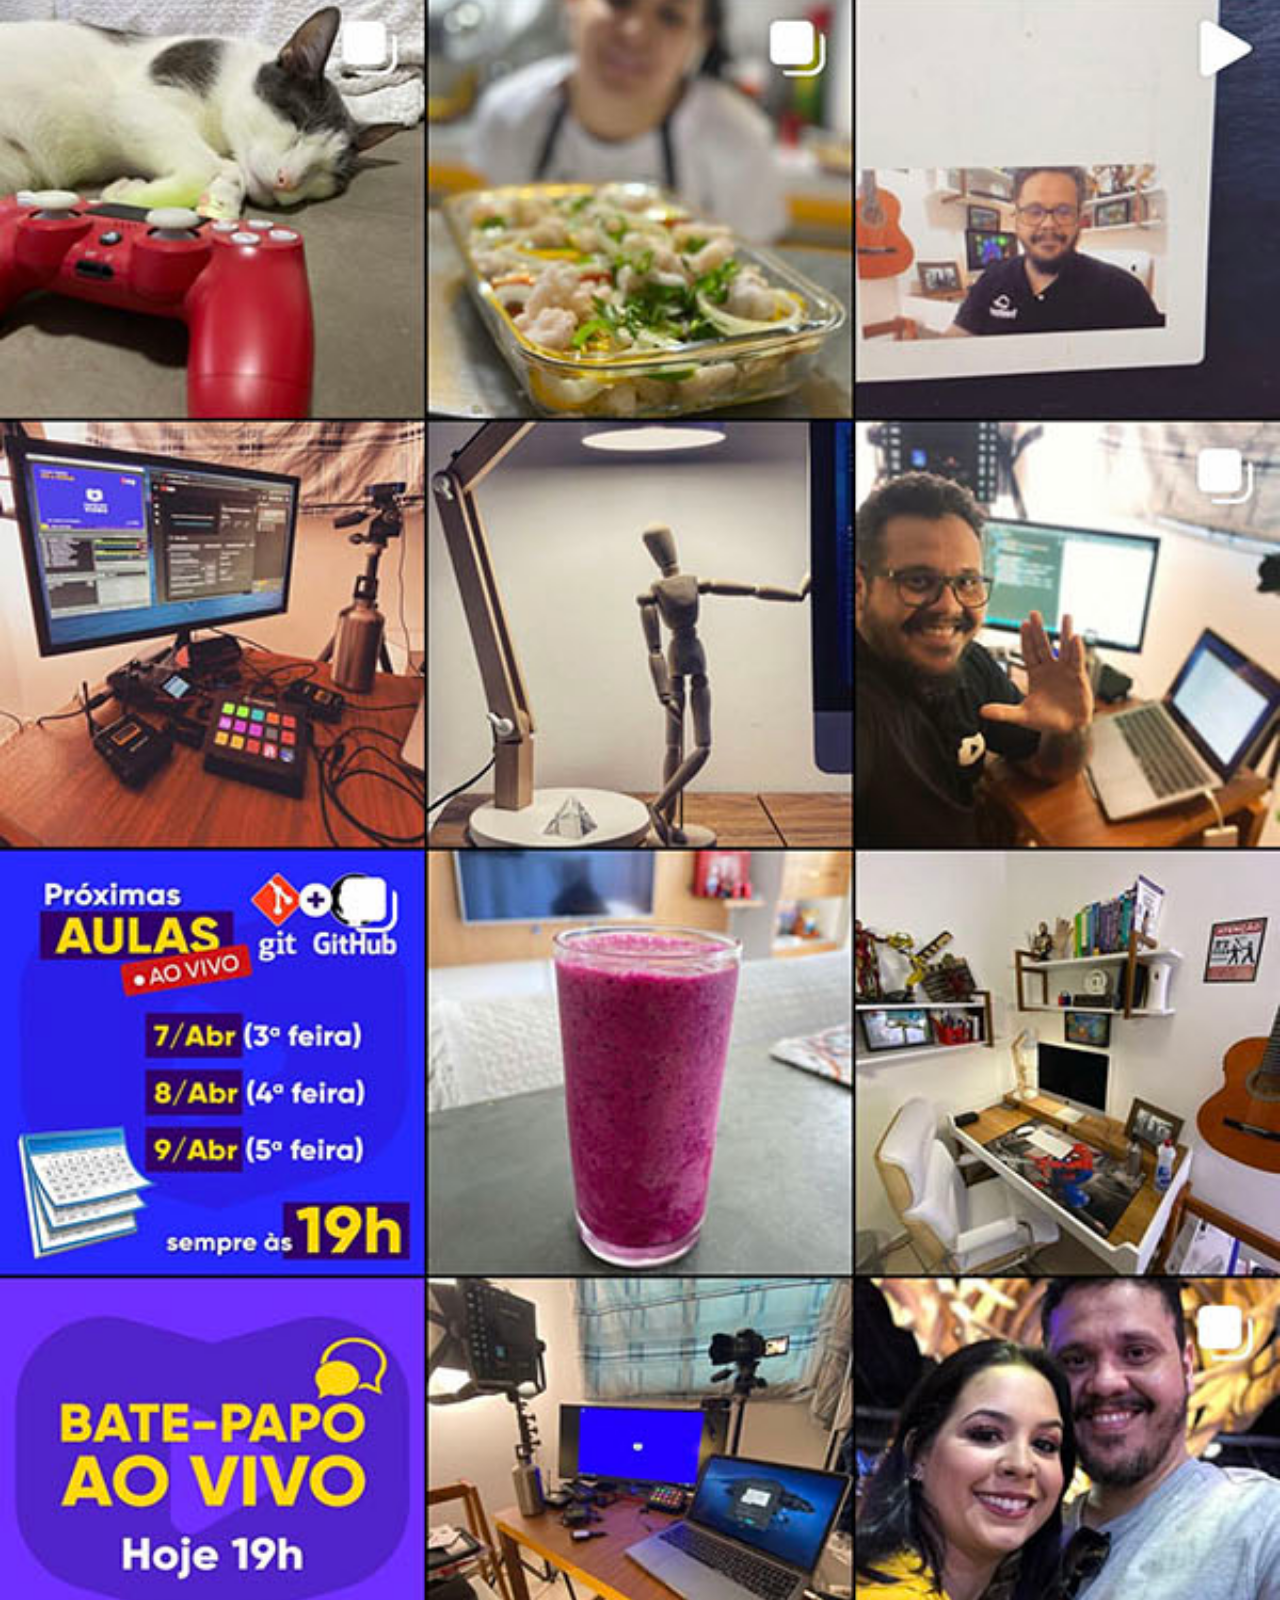
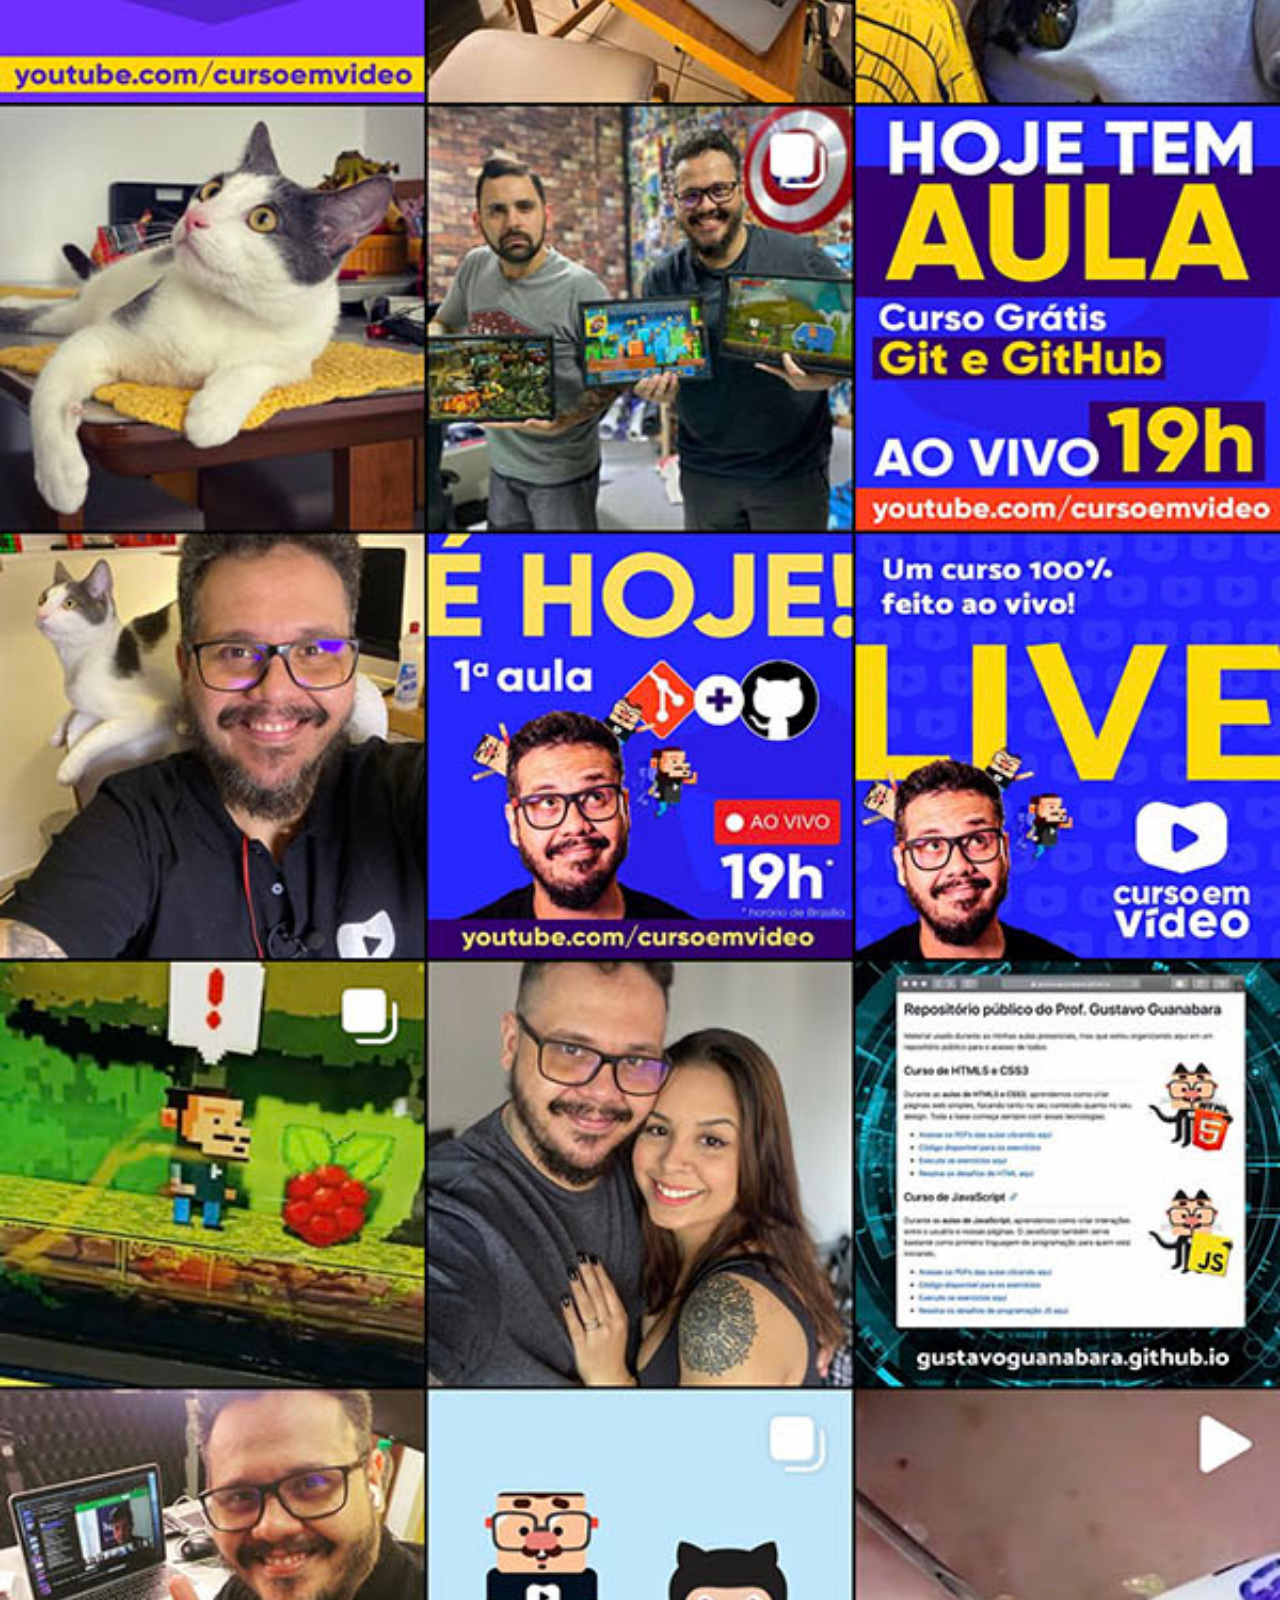
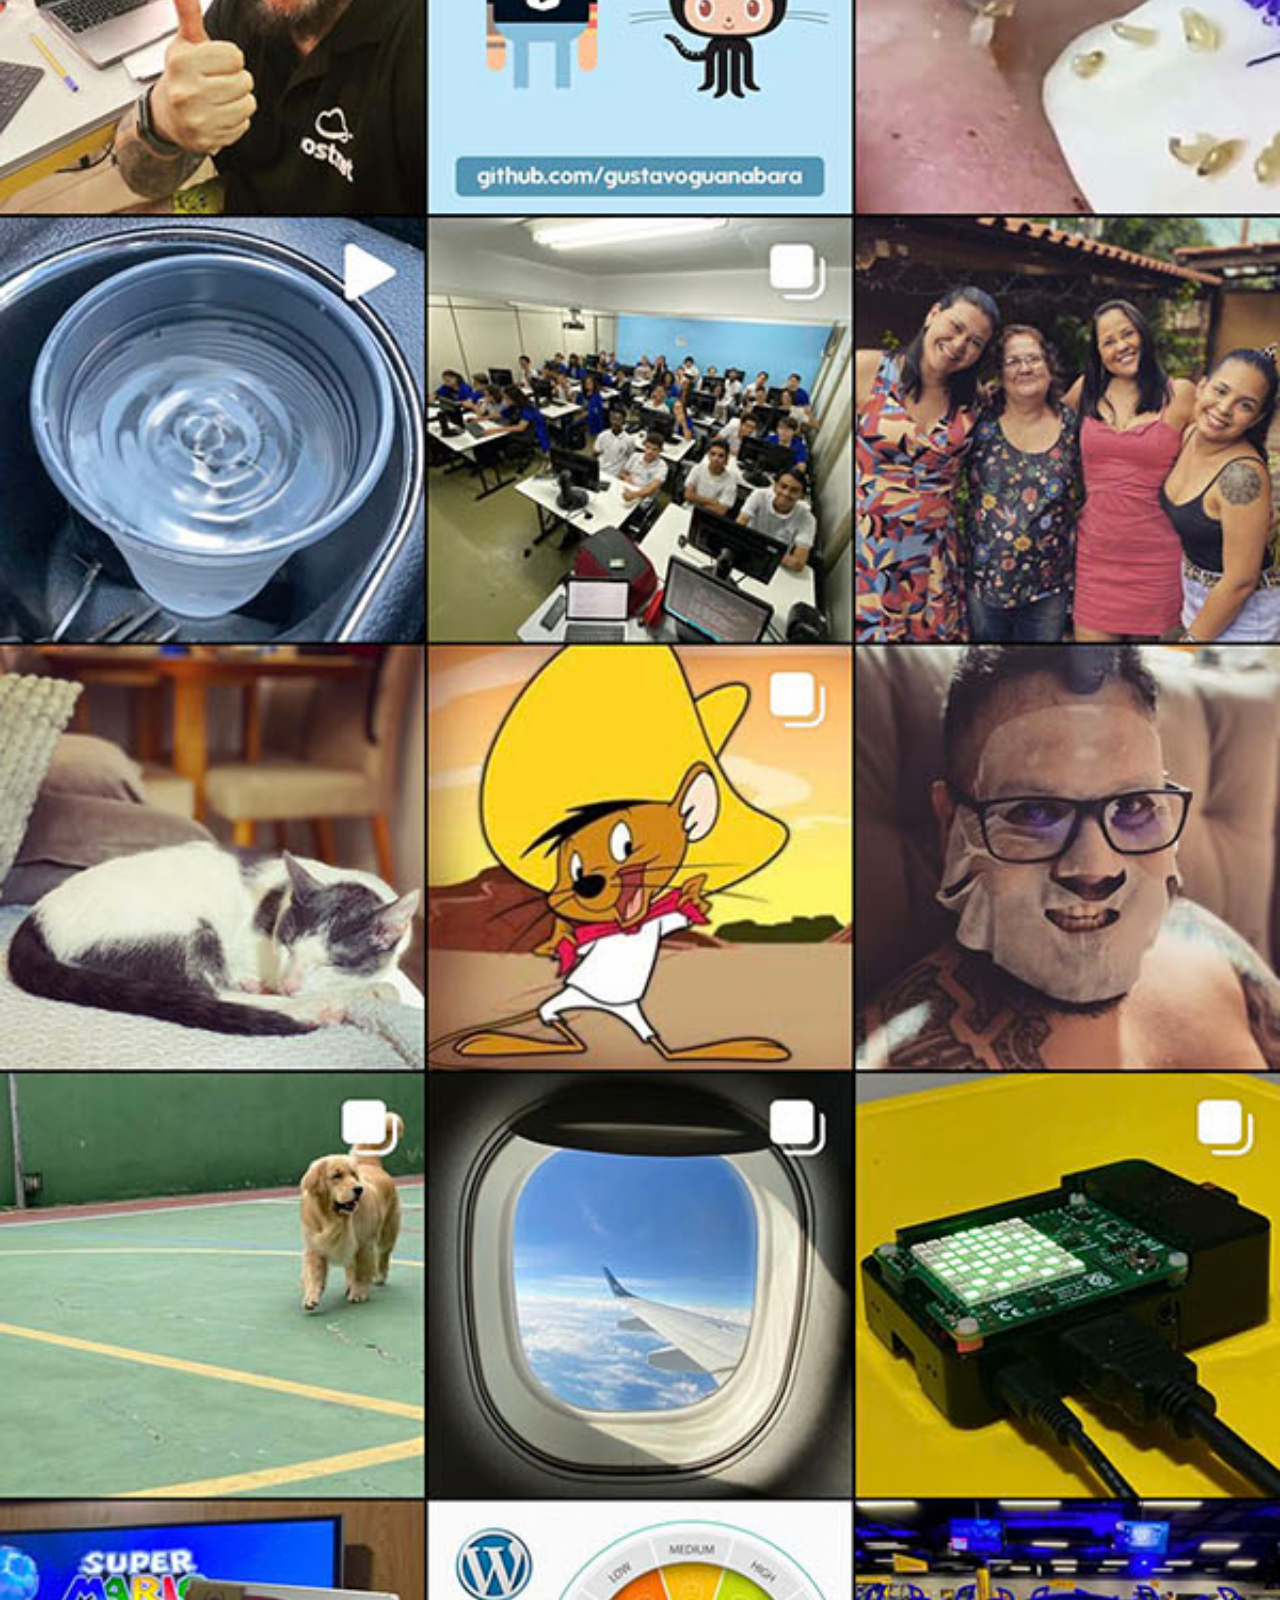
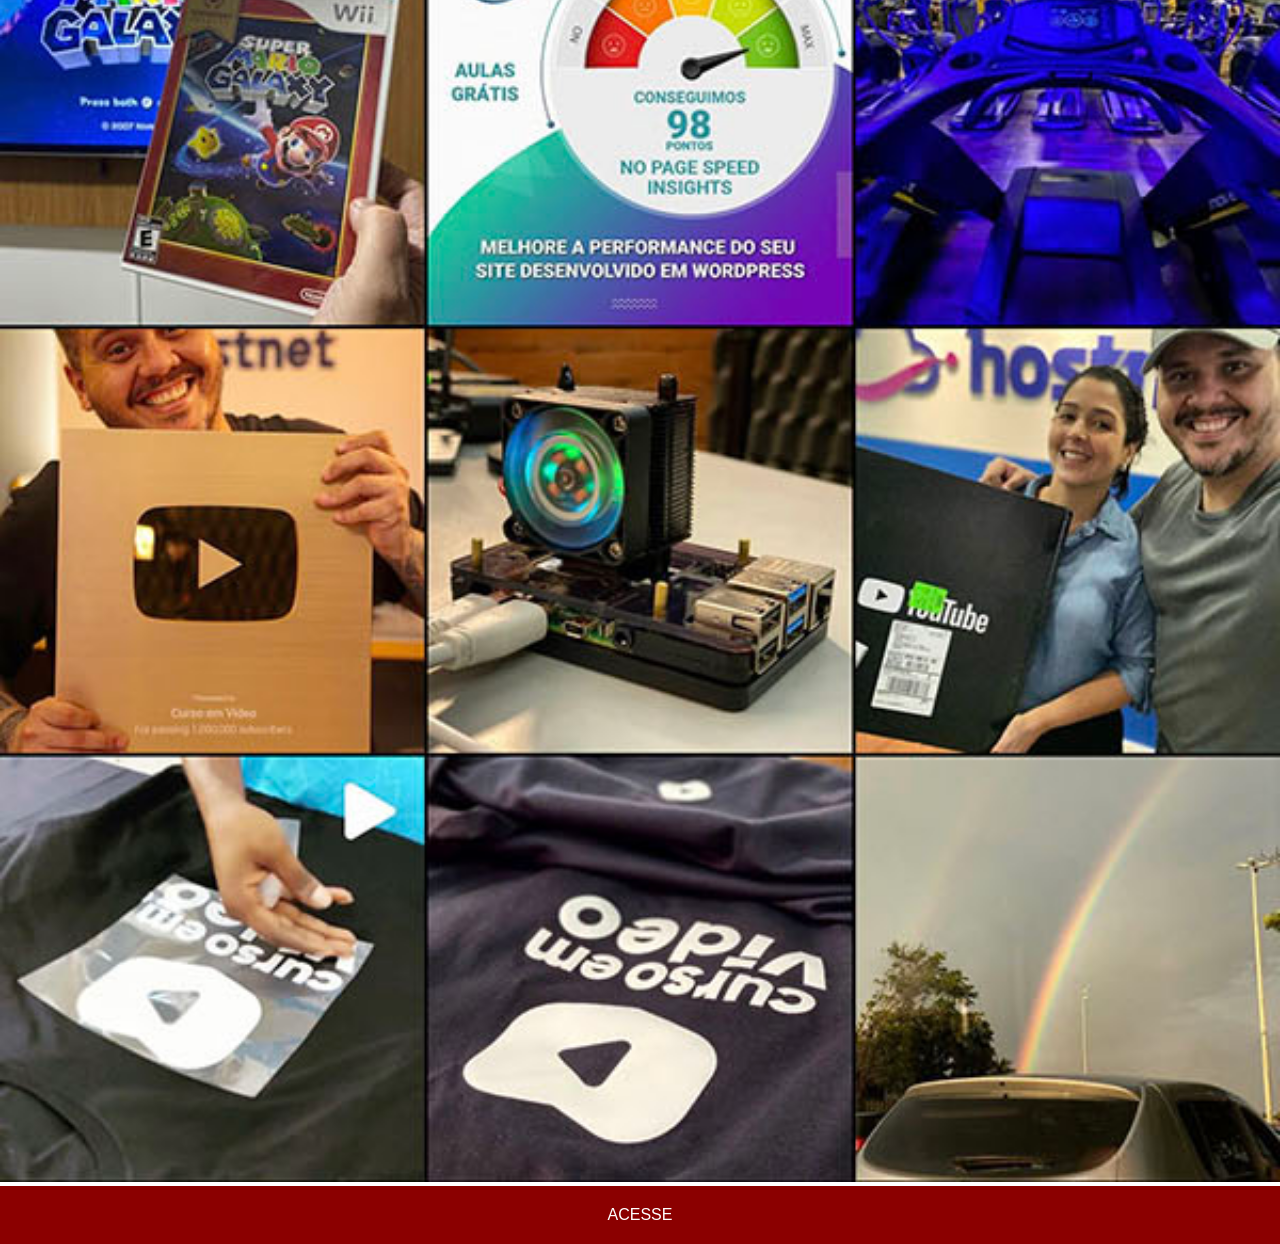
<file: instagram.html>
<!DOCTYPE html>
<html lang="pt-br">
<head>
    <meta charset="UTF-8">
    <meta name="viewport" content="width=device-width, initial-scale=1.0">
    <title>Instagram</title>
    <link rel="stylesheet" href="estilos/social.css">
</head>
<body>
    <img src="imagens/tela-instagram.jpg" alt="Instagram">
    <a href="https://www.instagram.com/gustavoguanabara/" target="_blank">ACESSE</a>
</body>
</html>
</file>
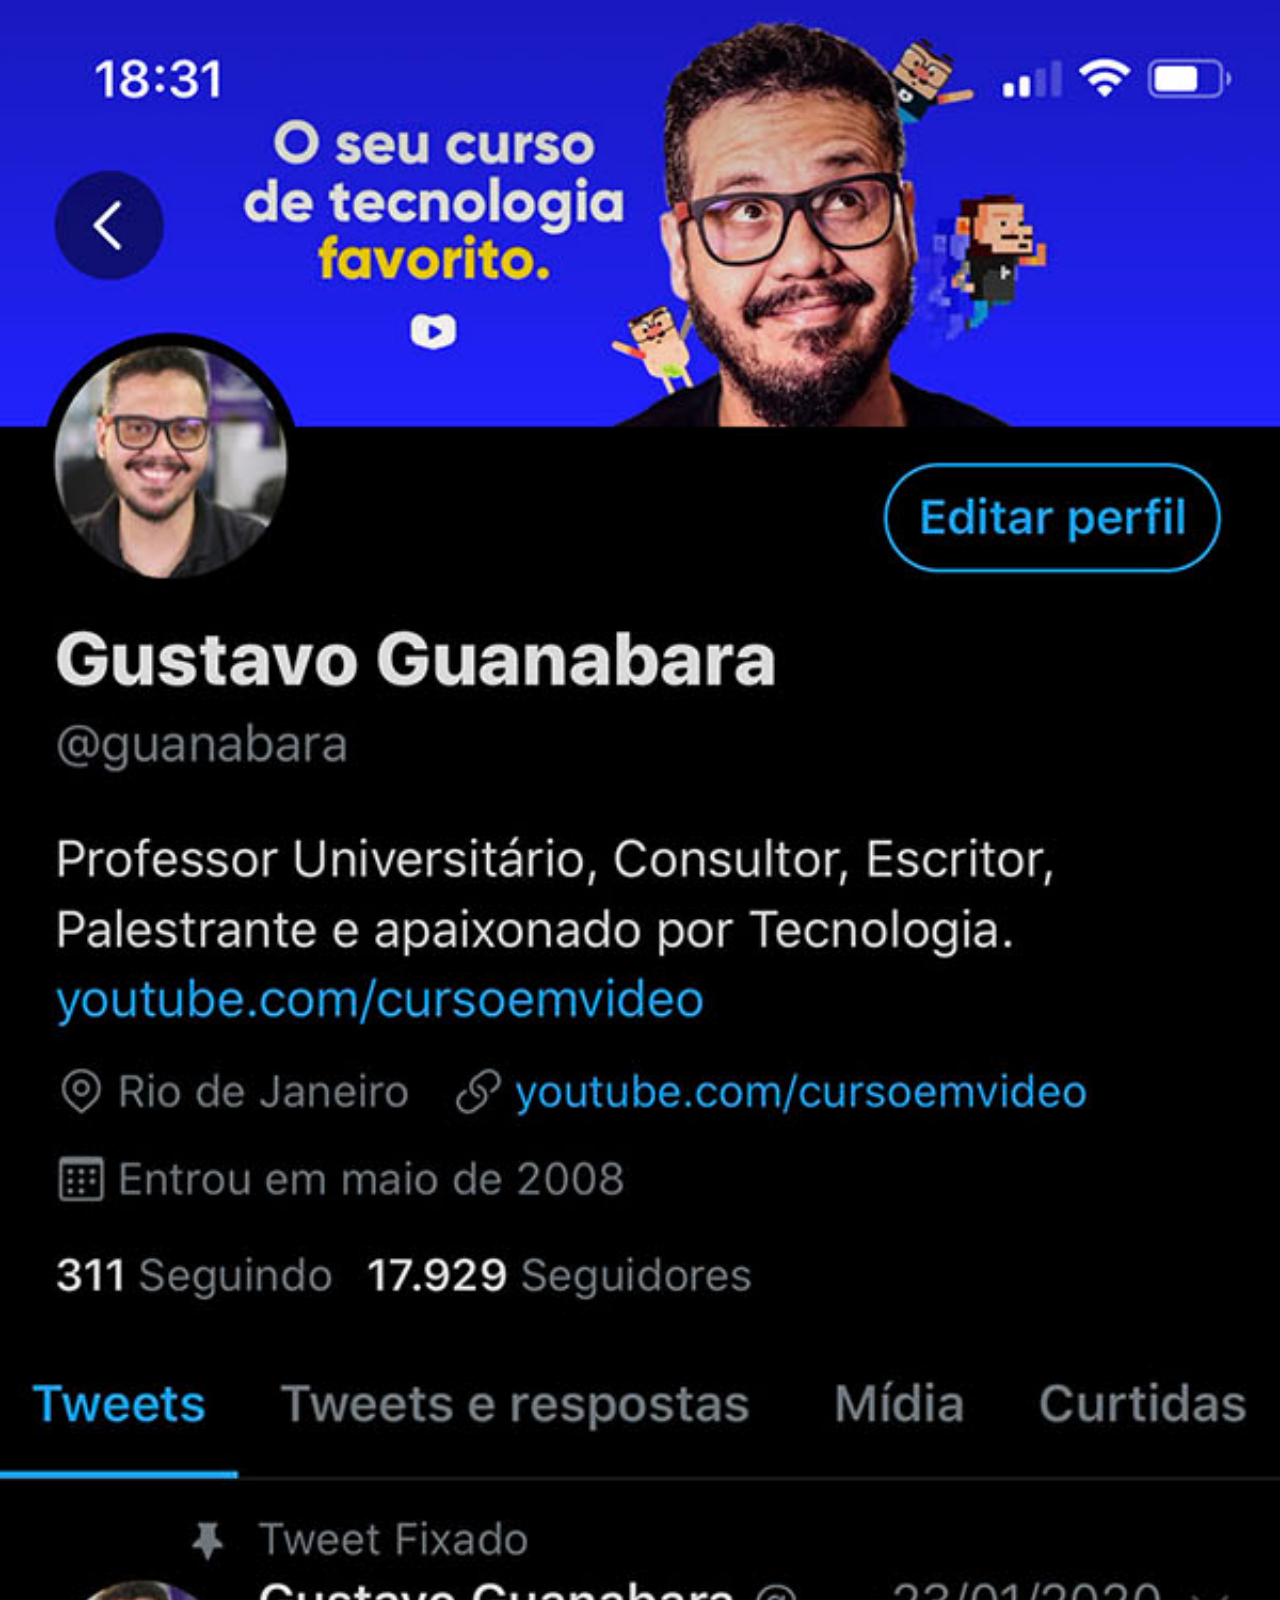
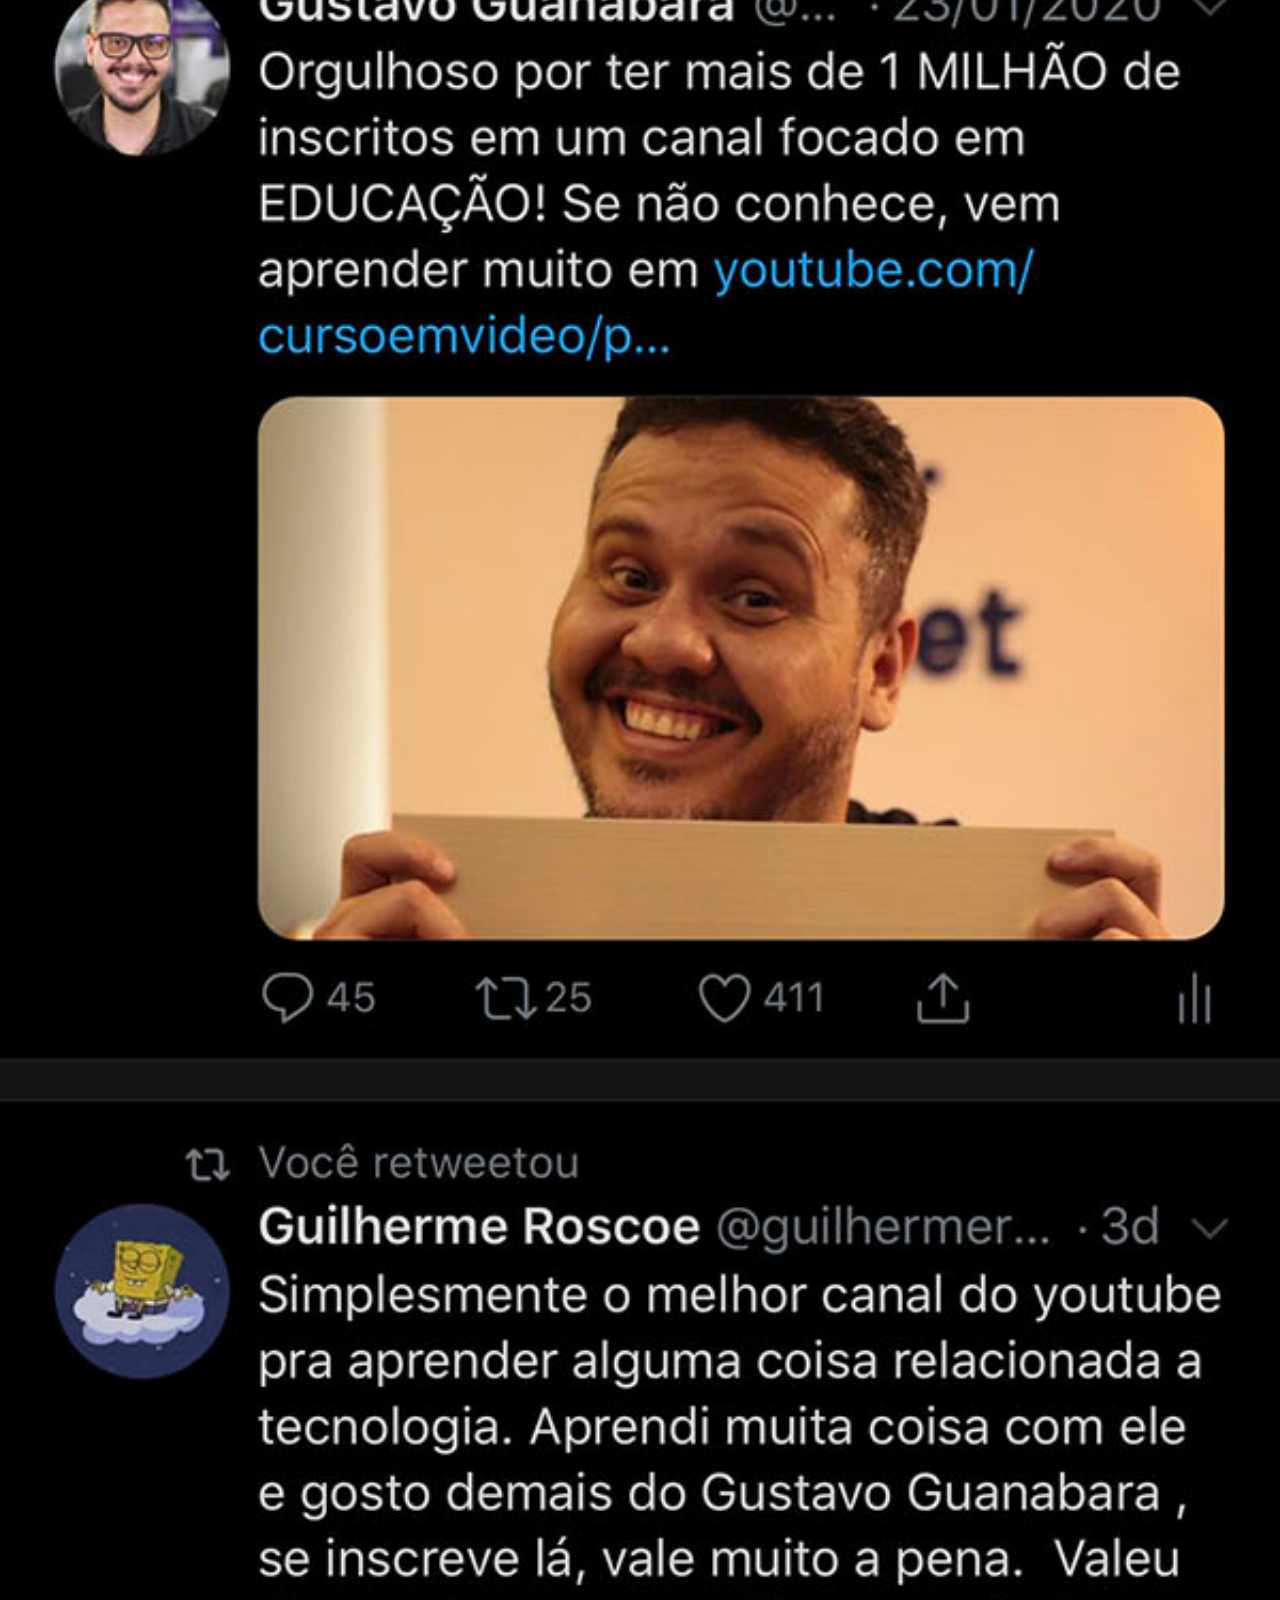
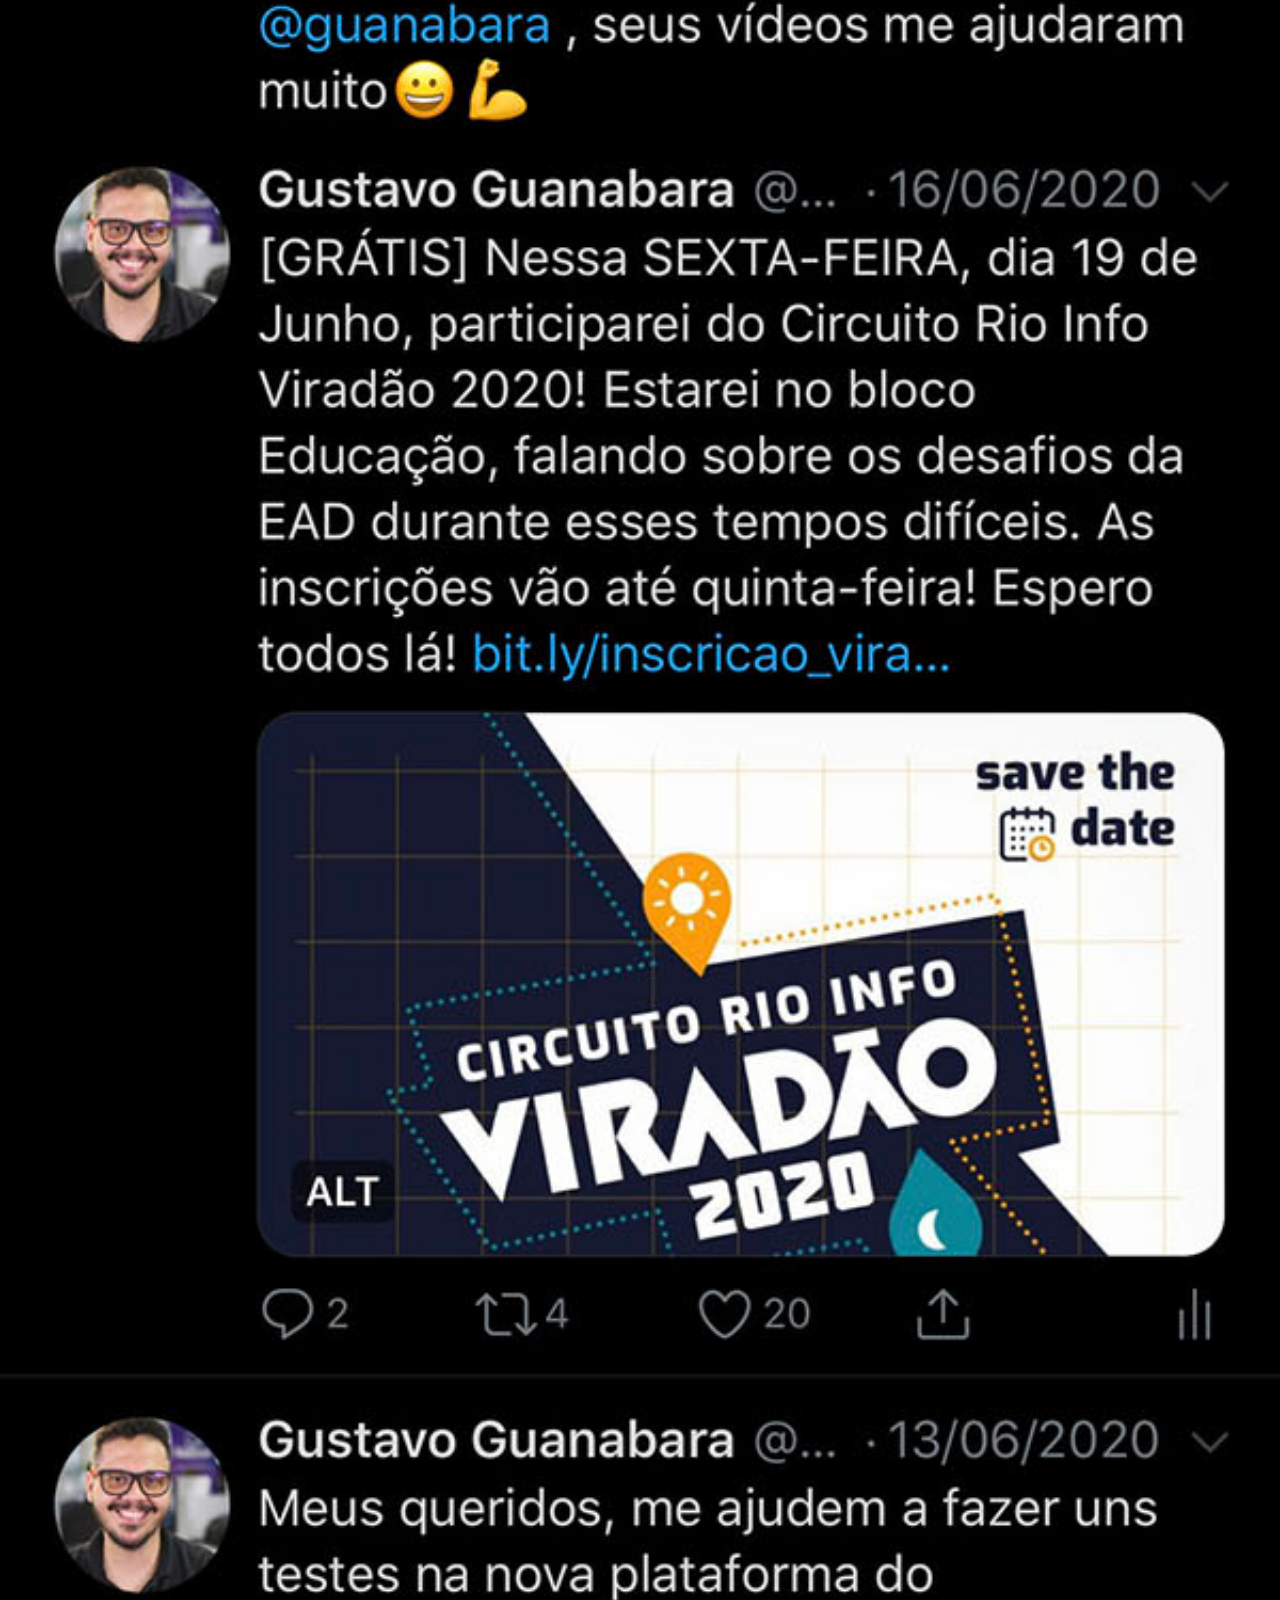
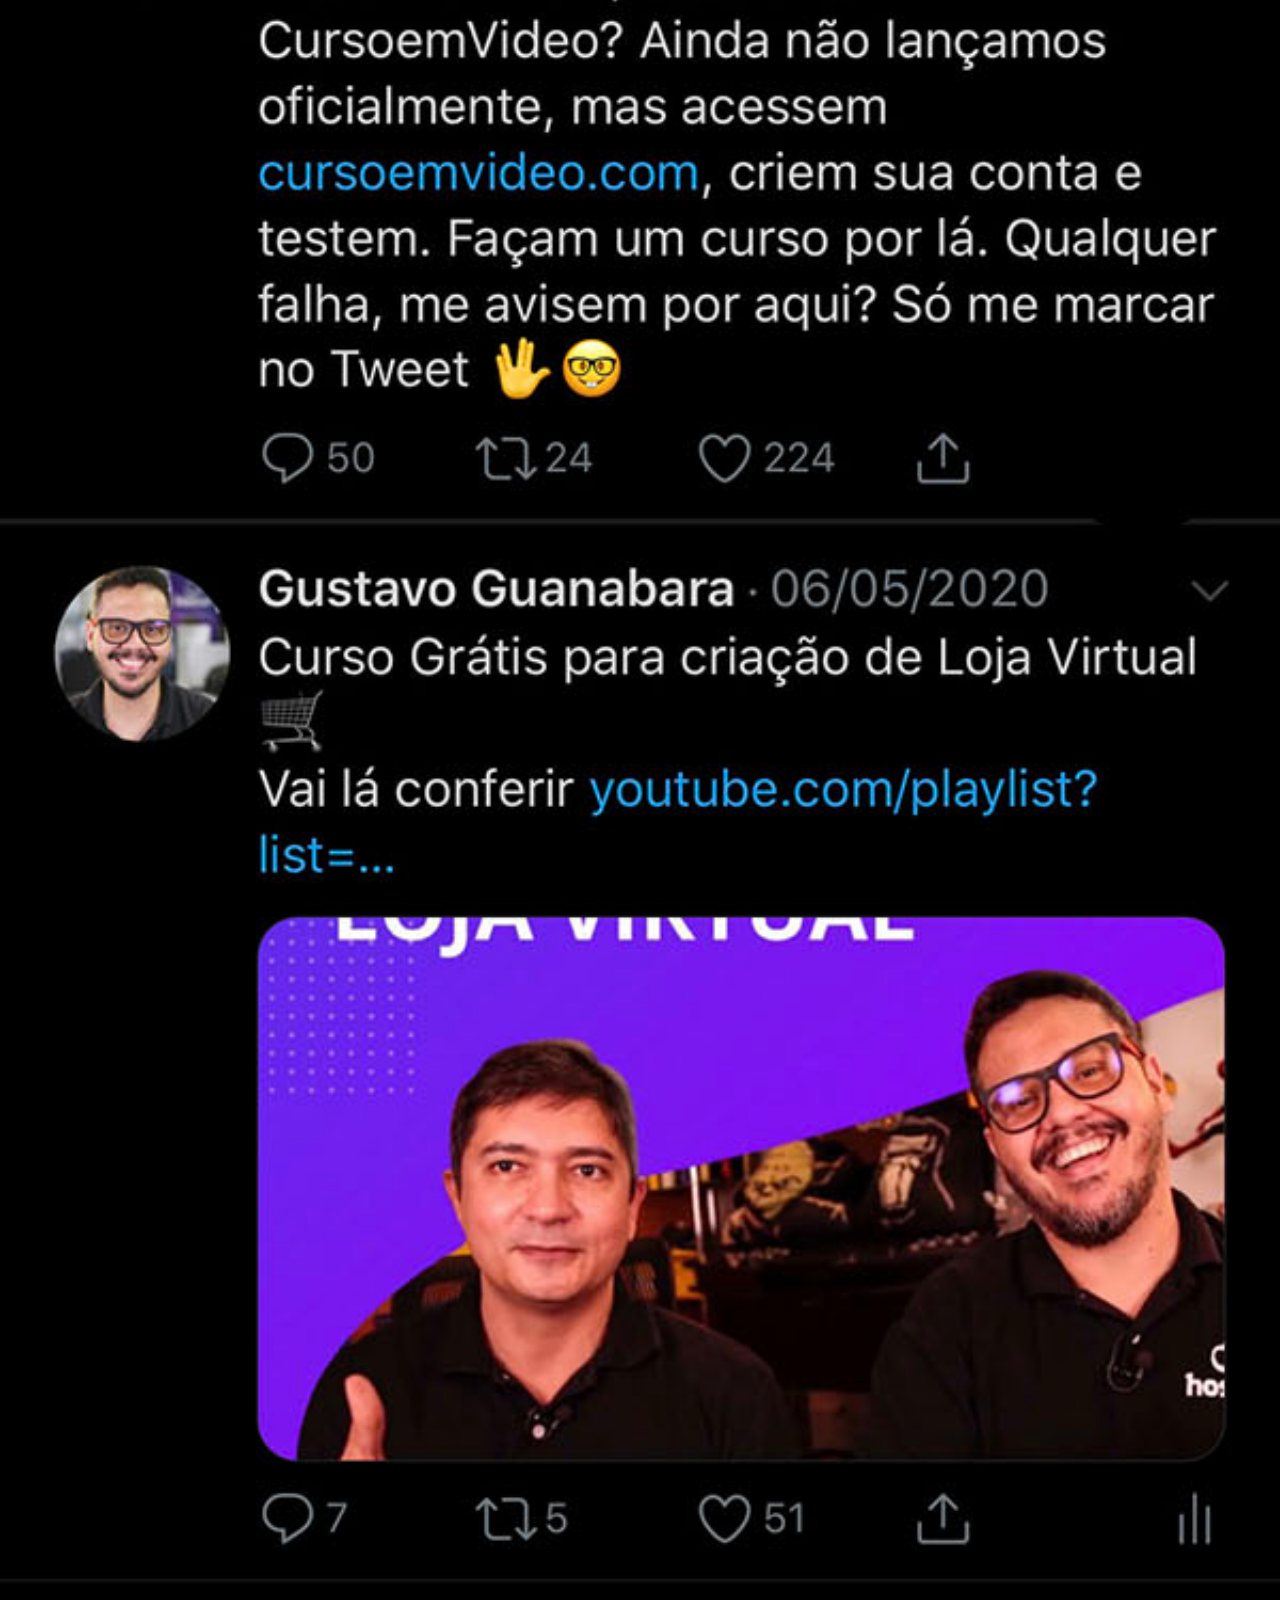
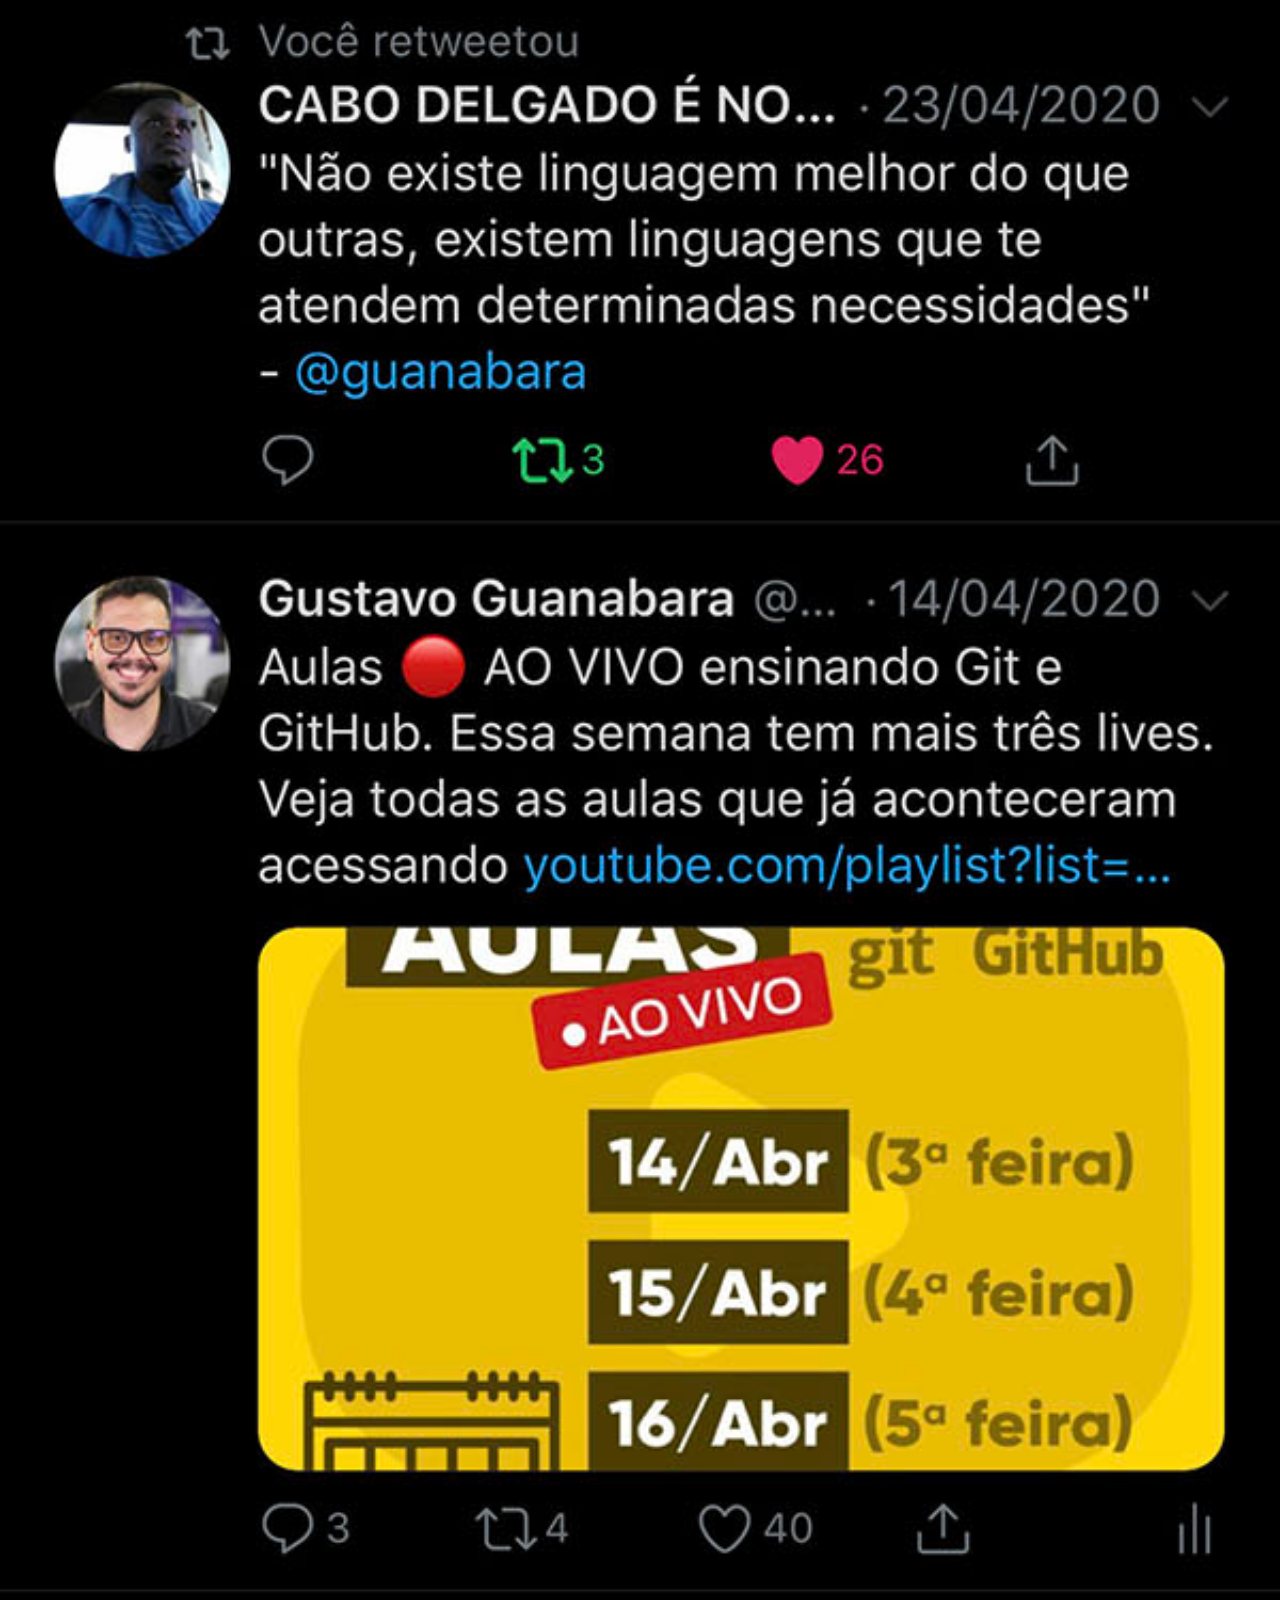
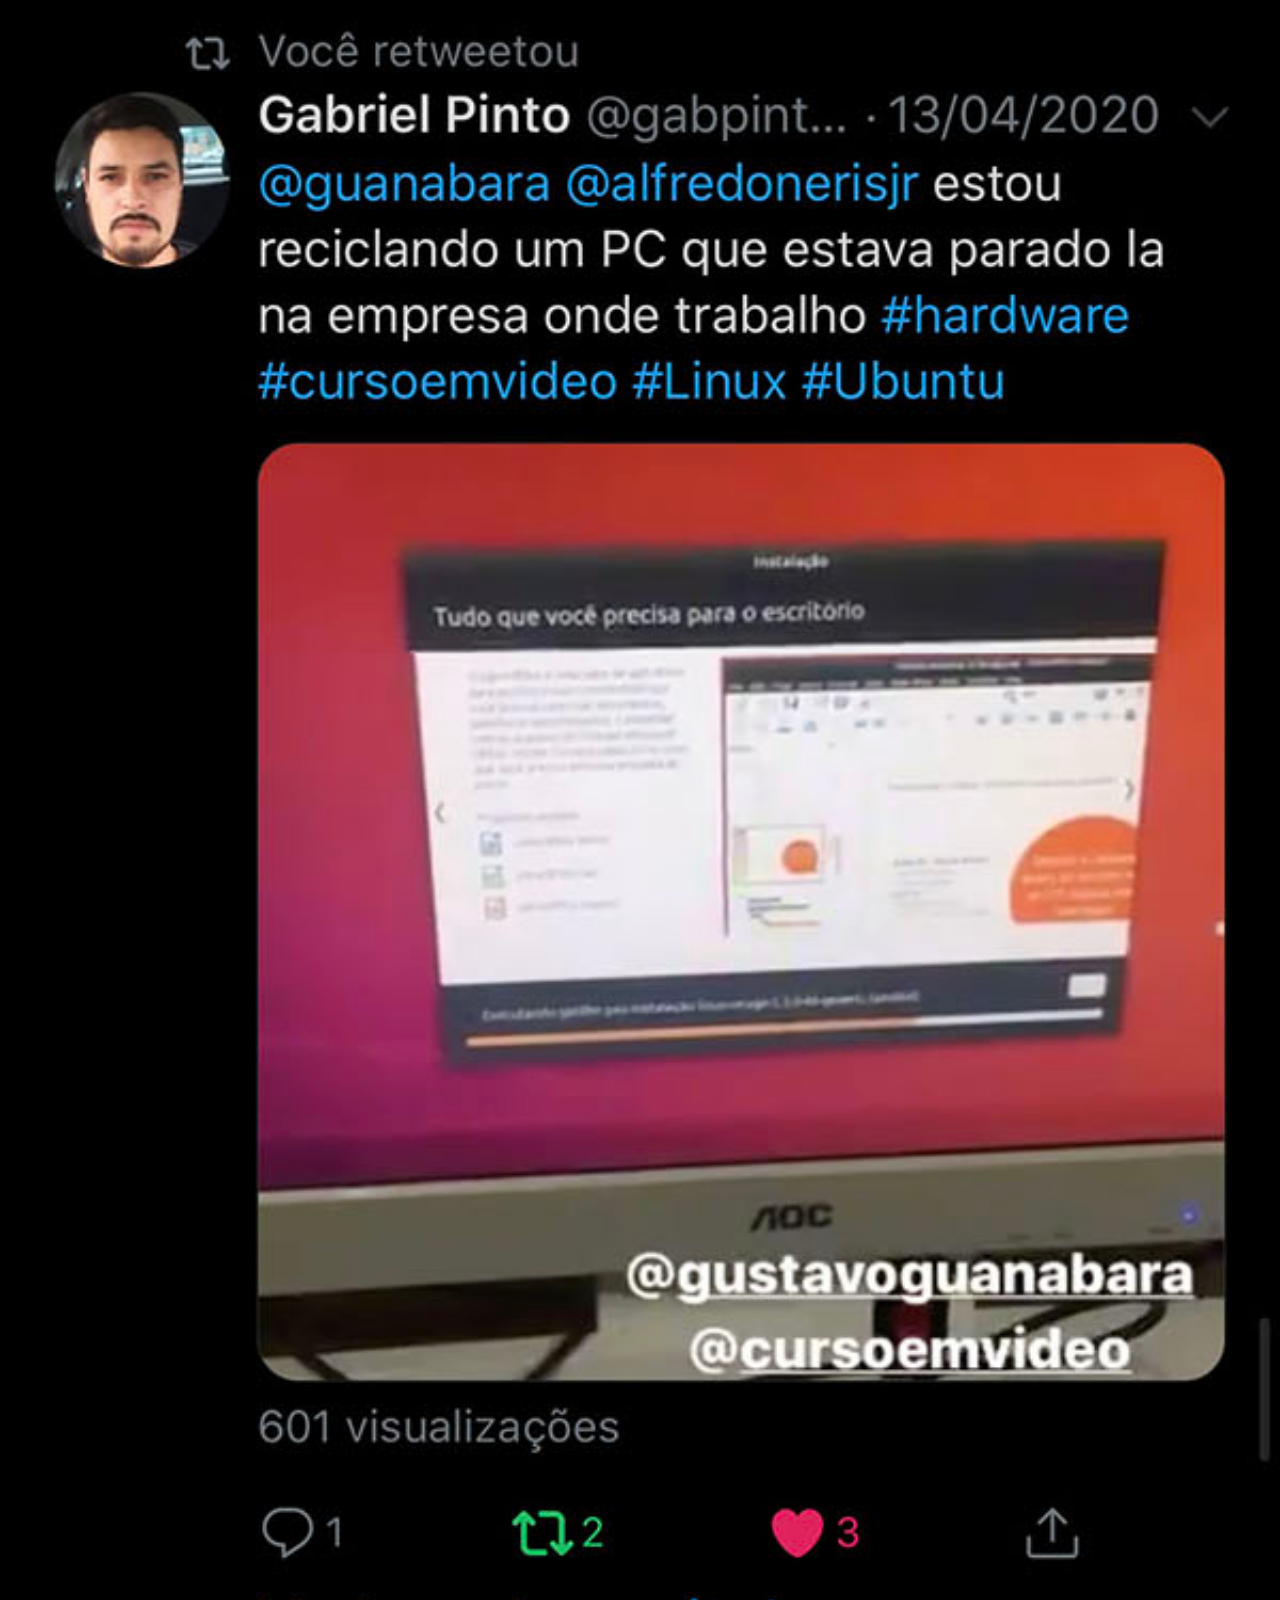
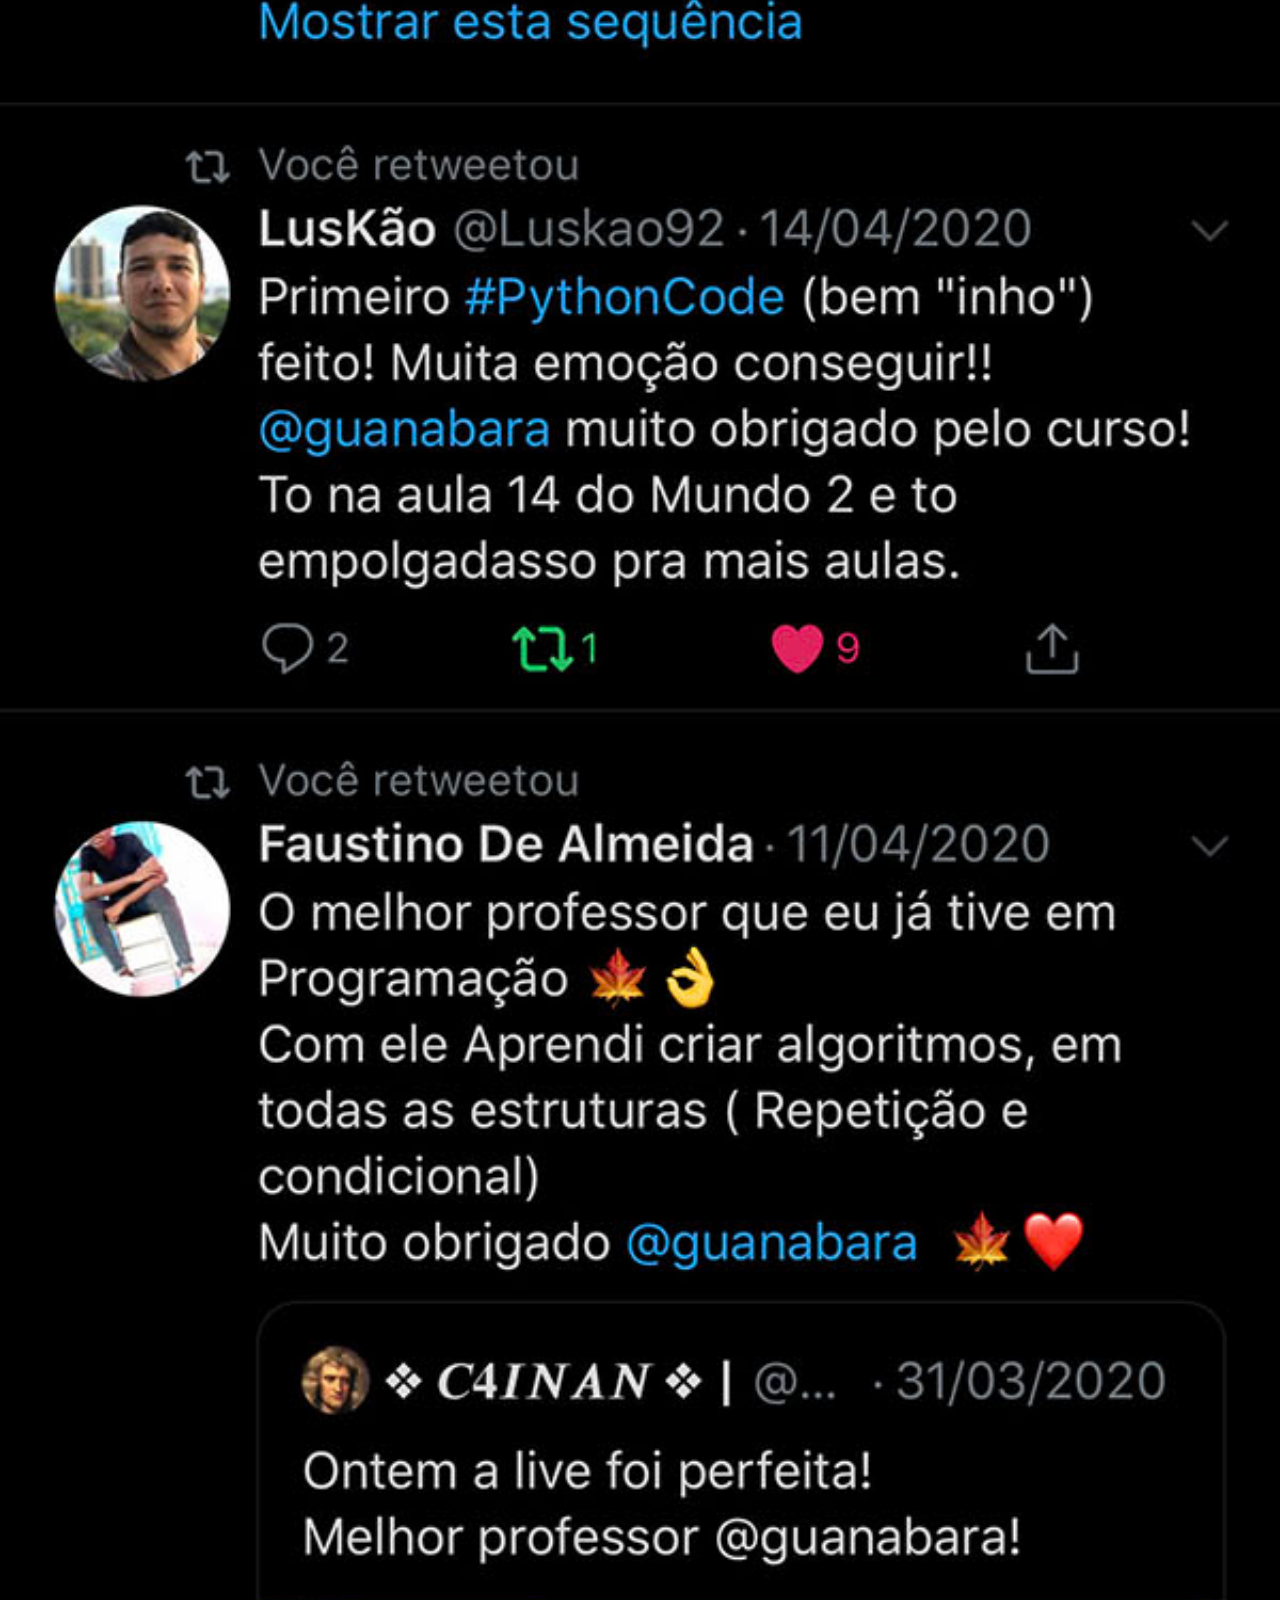
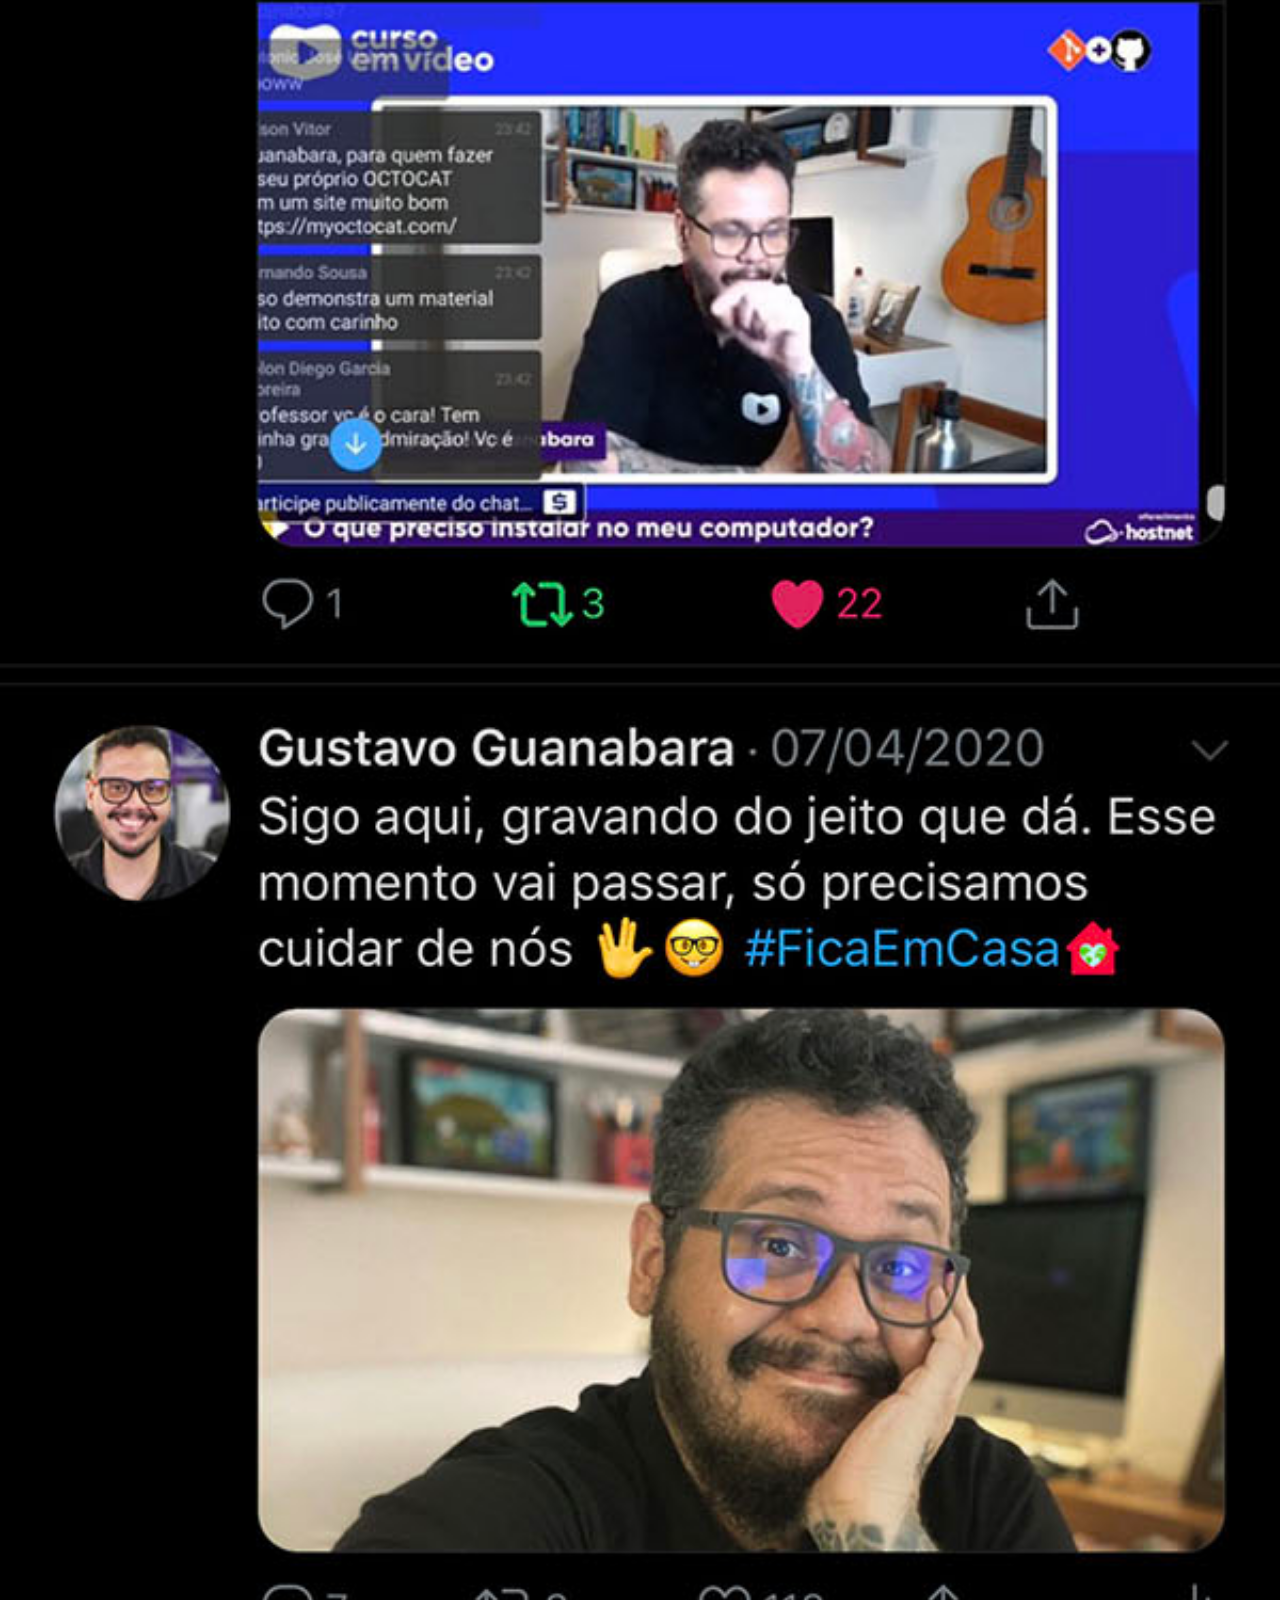
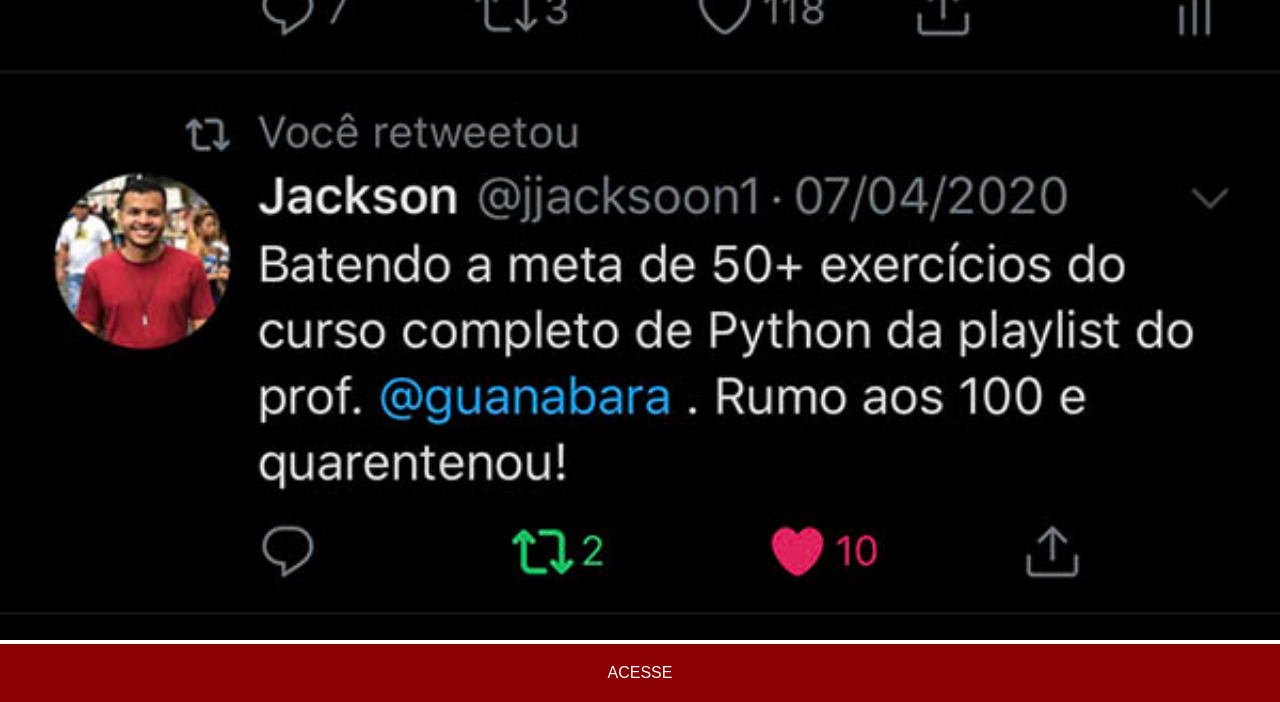
<file: twitter.html>
<!DOCTYPE html>
<html lang="pt-br">
<head>
    <meta charset="UTF-8">
    <meta name="viewport" content="width=device-width, initial-scale=1.0">
    <title>Twitter</title>
    <link rel="stylesheet" href="estilos/social.css">
</head>
<body>
    <img src="imagens/tela-twitter.jpg" alt="Twitter">
    <a href="https://x.com/guanabara" target="_blank">ACESSE</a>
</body>
</html>
</file>
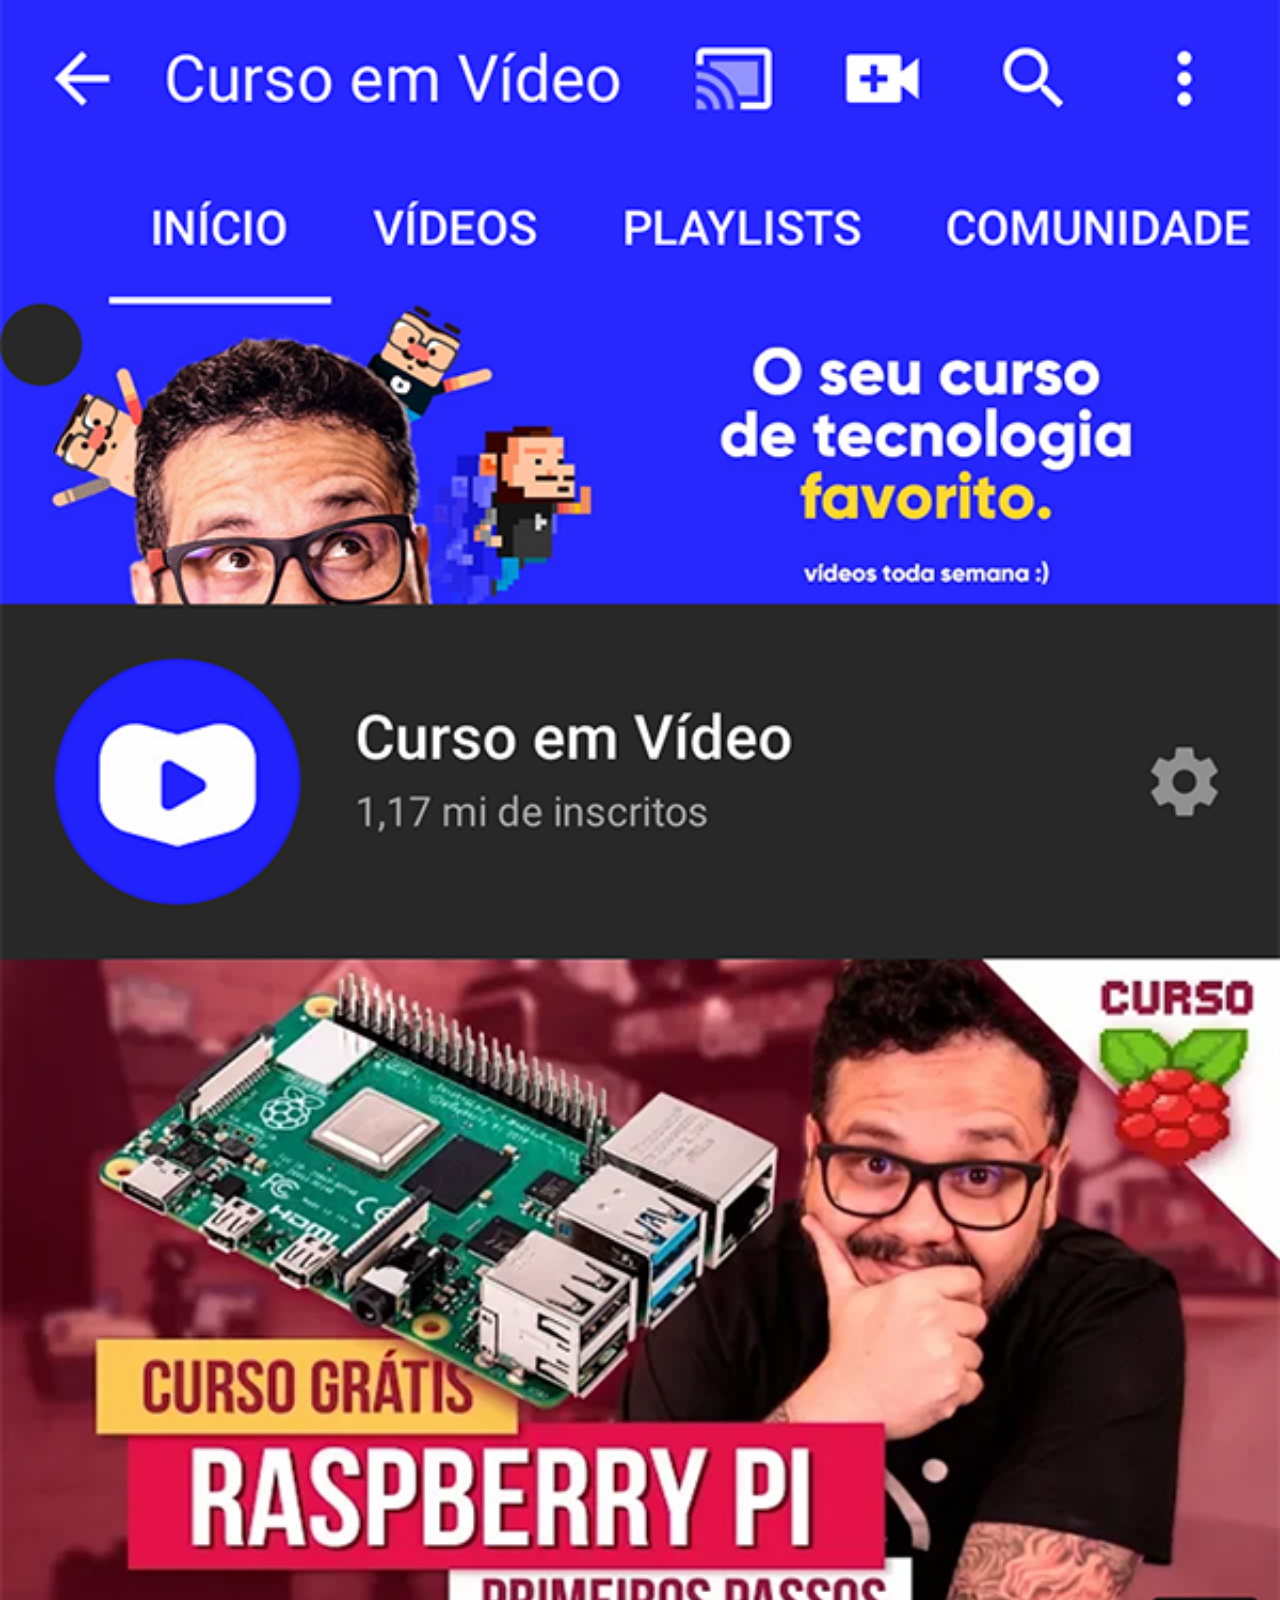
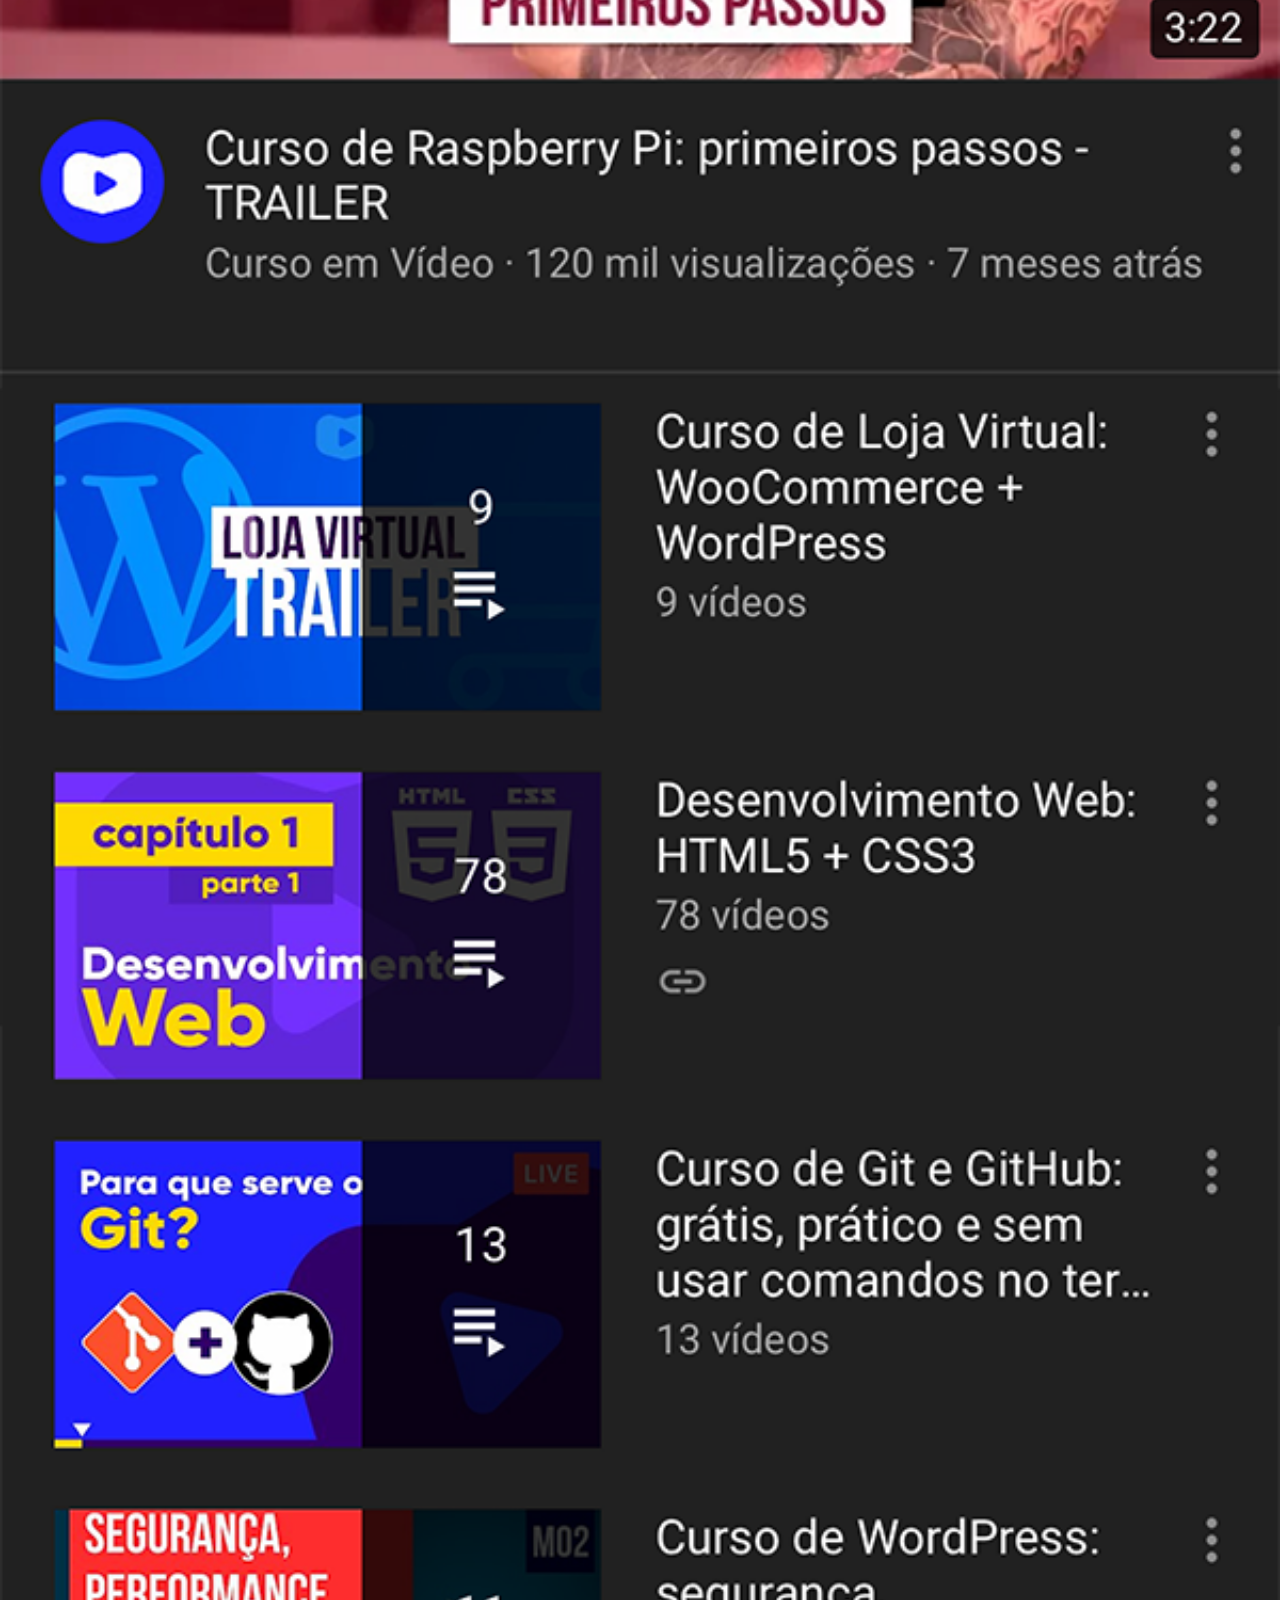
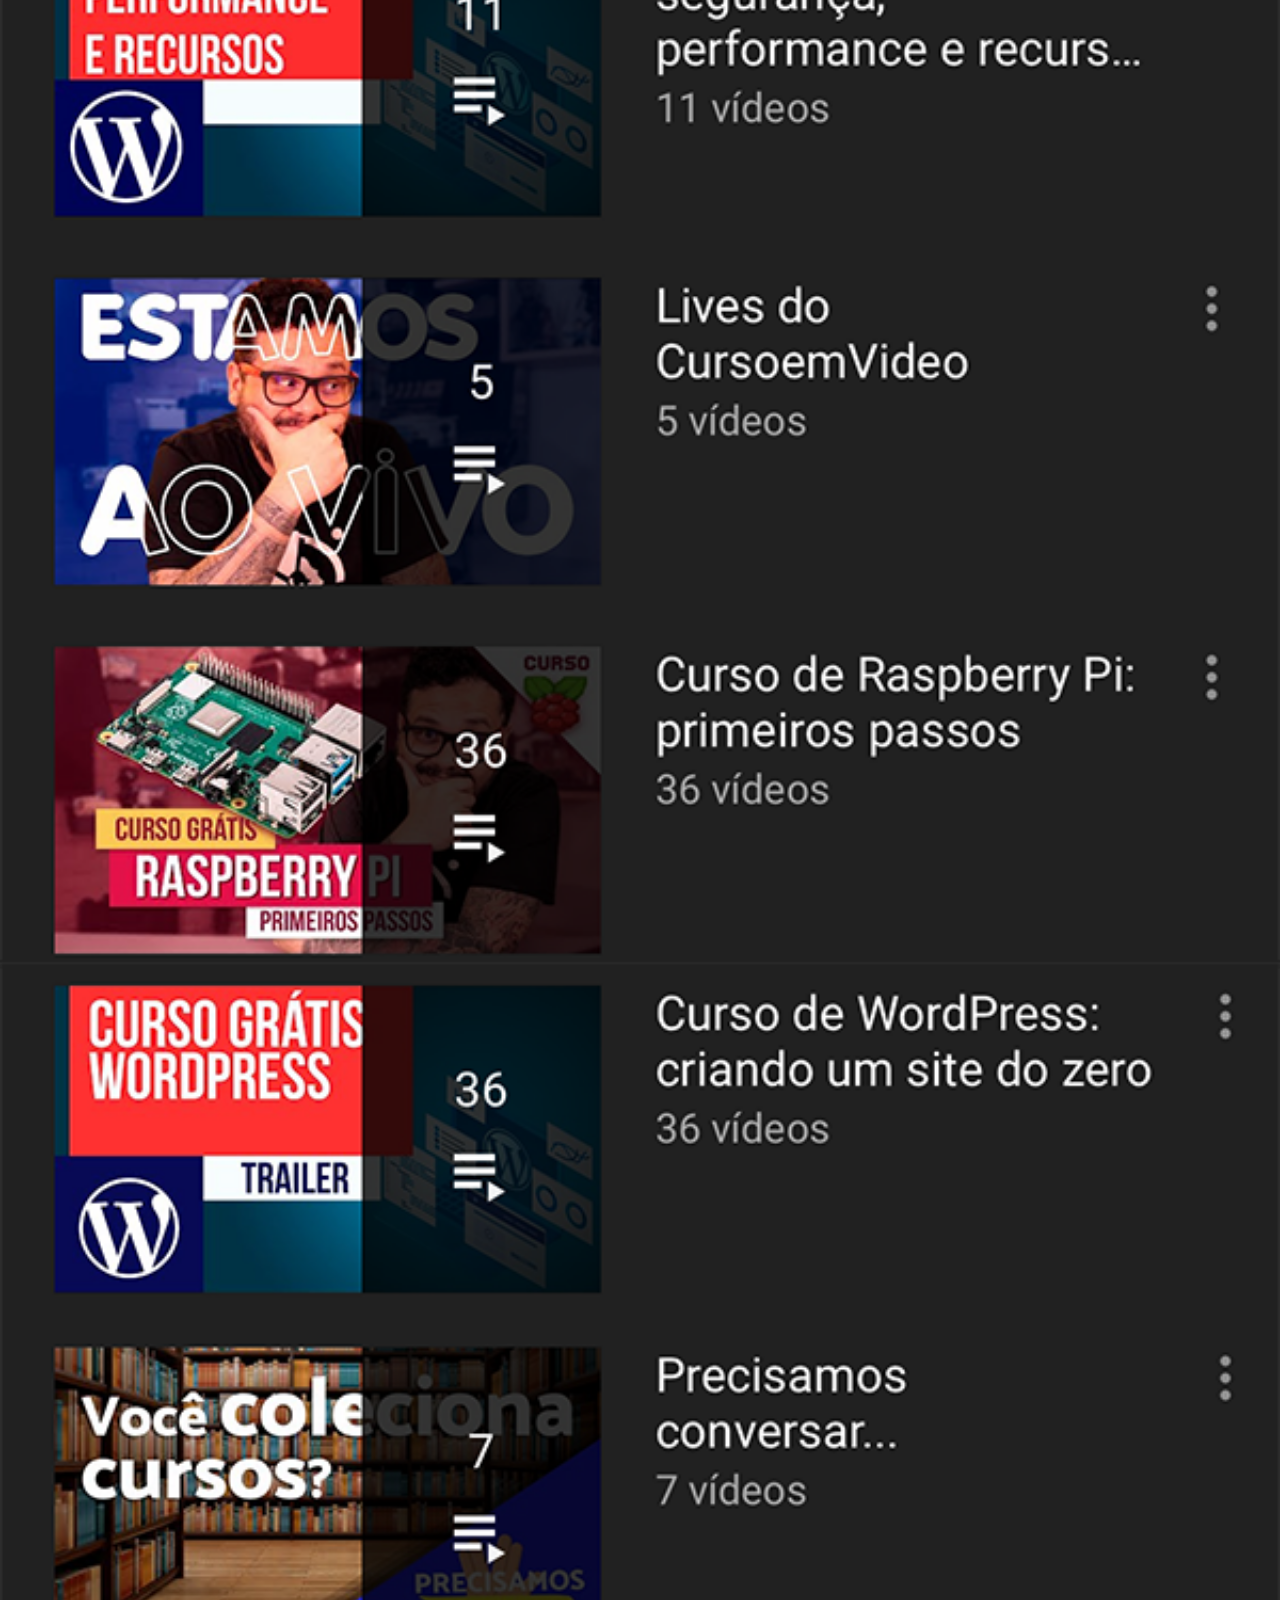
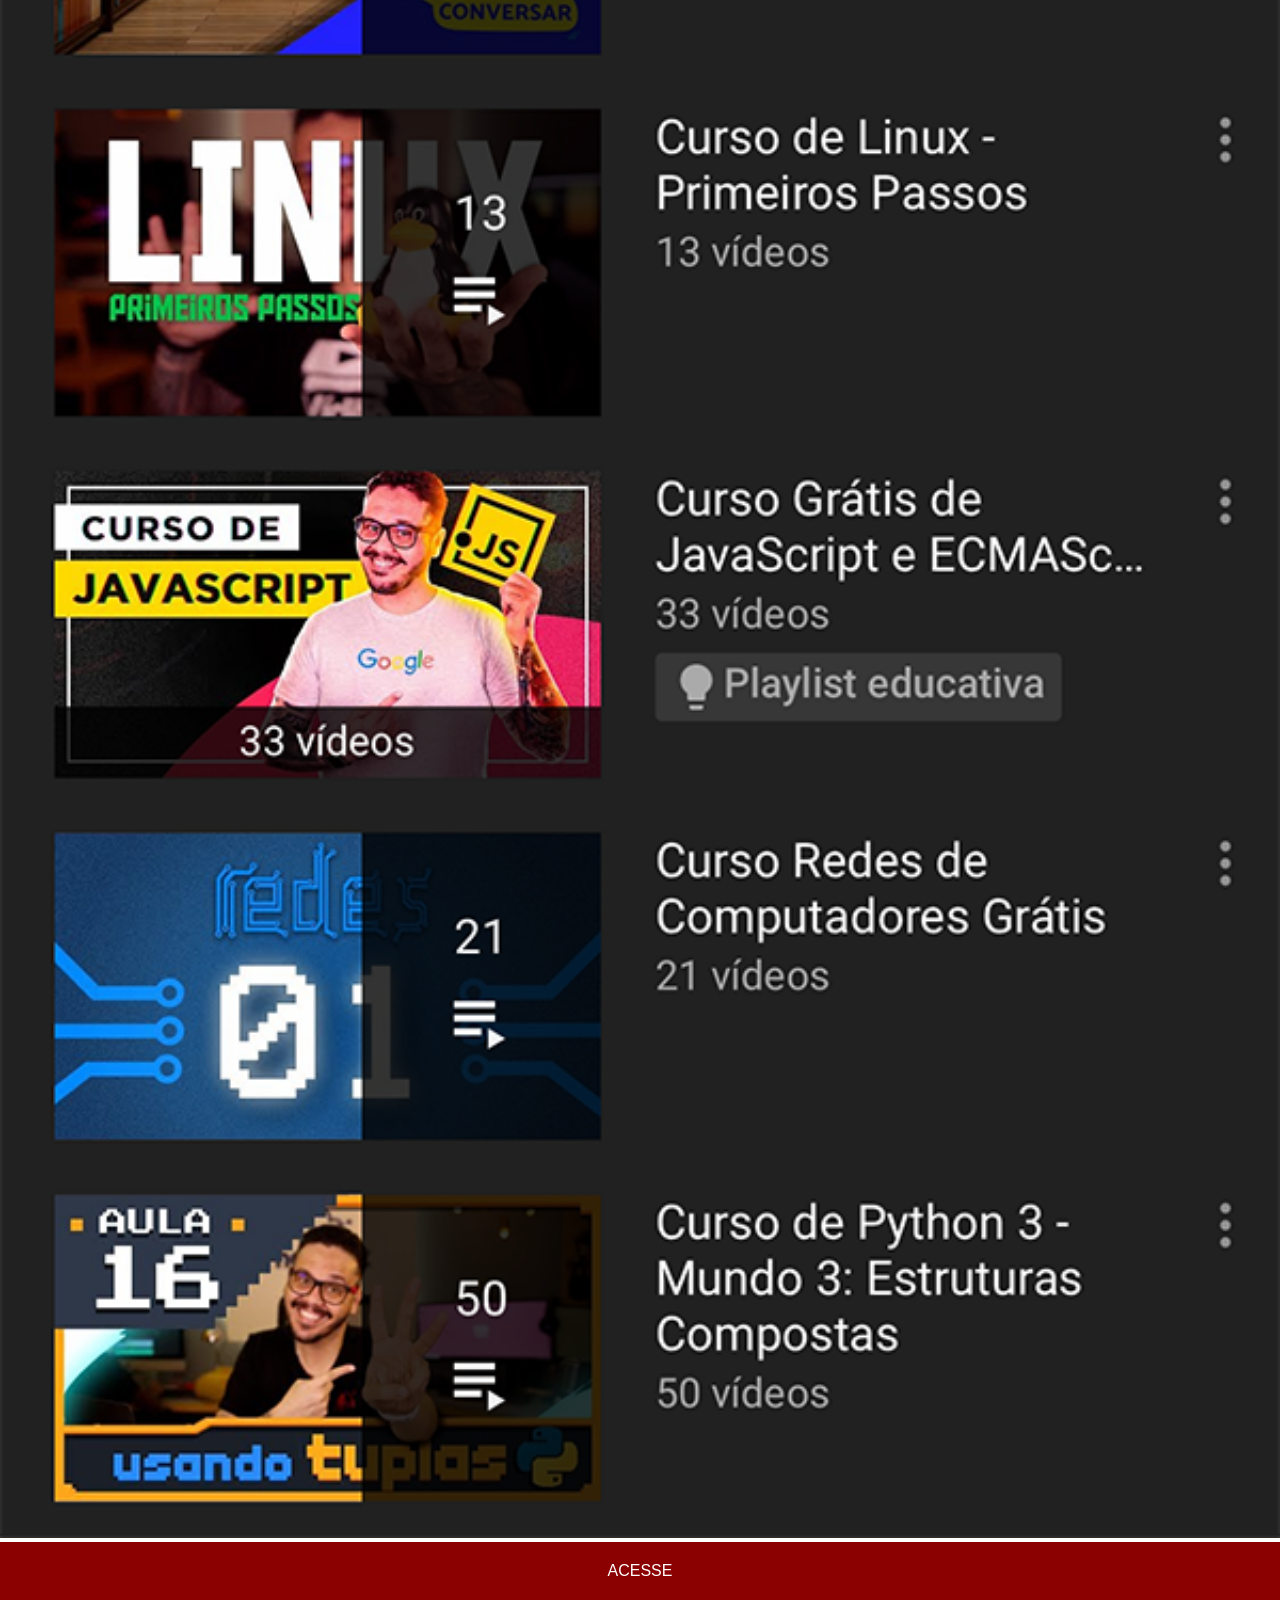
<file: youtube.html>
<!DOCTYPE html>
<html lang="pt-br">
<head>
    <meta charset="UTF-8">
    <meta name="viewport" content="width=device-width, initial-scale=1.0">
    <title>Youtube</title>
    <link rel="stylesheet" href="estilos/social.css">
</head>
<body>
    <img src="imagens/tela-youtube.png" alt="Youtube">
    <a href="https://www.youtube.com/c/CursoemV%C3%ADdeo/playlists" target="_blank">ACESSE</a>
</body>
</html>
</file>
<file: estilos/style.css>
@charset "UTF-8";

* {
    margin: 0px;
    padding: 0px;
    font-family: Arial, Helvetica, sans-serif;
}

html, body {
    height: 100vh;
    width: 100vw;
    background-color: black;
}

body {
    background: url('../imagens/fundo-madeira.jpg') no-repeat top center;
    background-size: cover;
    background-attachment: fixed;

}
main {
    height: 100vh;
    position: relative;
  
}

section#telefone{
    height: 625px;
    width: 310px;
    position: absolute;
    top: 50%;
    left: 50%;
    transform: translate(-50%, -50%);
    background-image: url('../imagens/frame-iphone.png');
    background-repeat: no-repeat;
}

iframe#tela {
    position: relative;
    top: 80px;
    left: 22px;
    width: 266.8px;
    height: 471px;
    
}

section#redes-sociais {
    text-align: right;
}
section#redes-sociais img {
    width: 50px;
    margin: 10px;
    border-radius: 50%;
    box-shadow: 2px 2px 5px rgba(0, 0, 0, 0.400);
    box-sizing: border-box;
}

section#redes-sociais img:hover{
    border: 2px solid rgba(255, 255, 255, 0.637);
    transform: translate(-3px,-3px);
    box-shadow: 5px 5px 10px rgba(0, 0, 0, 0.623);
    transition: transform 0.3s;
}
</file>
<file: estilos/social.css>
@charset "UTF-8";
        * {
            margin: 0px;
            padding: 0px;
            font-family: Arial, Helvetica, sans-serif;
        }

        ::-webkit-scrollbar {
            width: 0px;
            height: 0px;
        }
        img {
            width: 100vw;
        }

        a {
            display: block;
            background-color: darkred;
            color: white;
            padding: 20px;
            text-align: center;
            text-decoration: none;
        }
        a:hover {
            background-color: red;
        }
</file>
